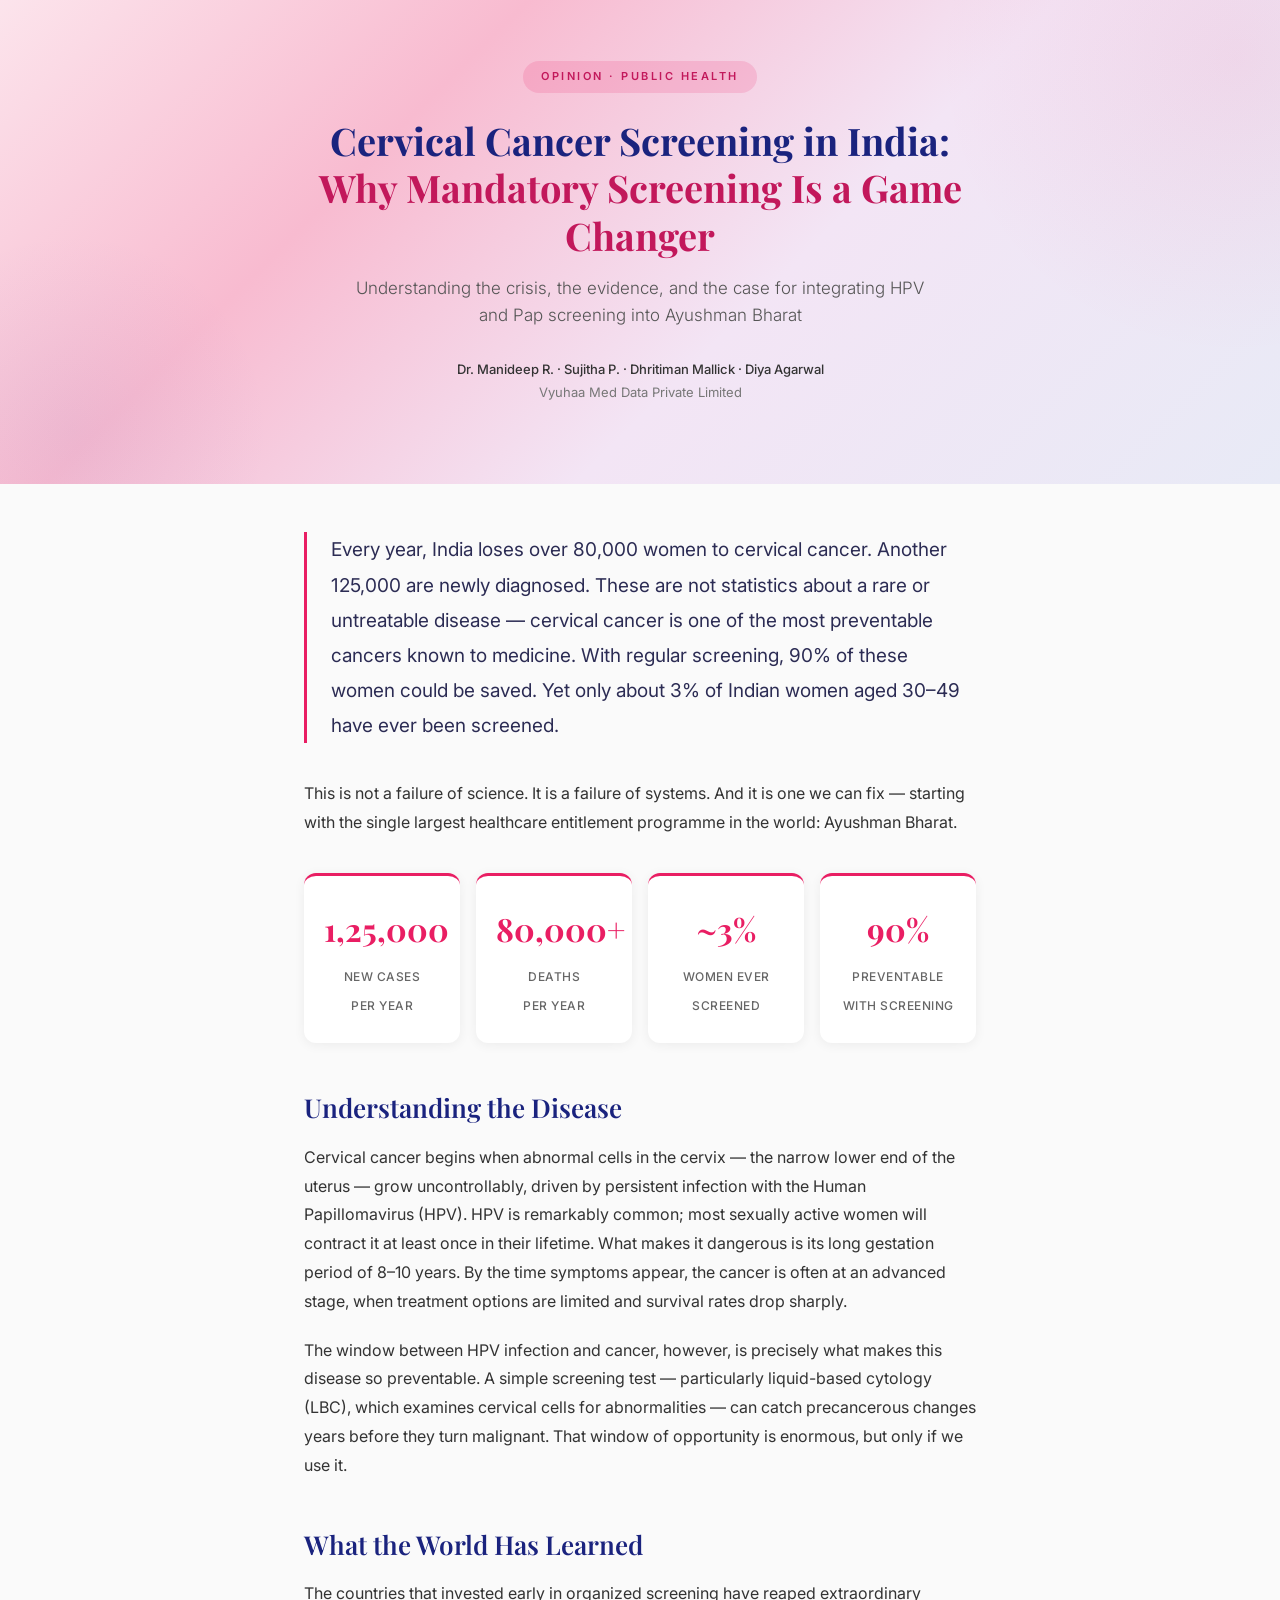
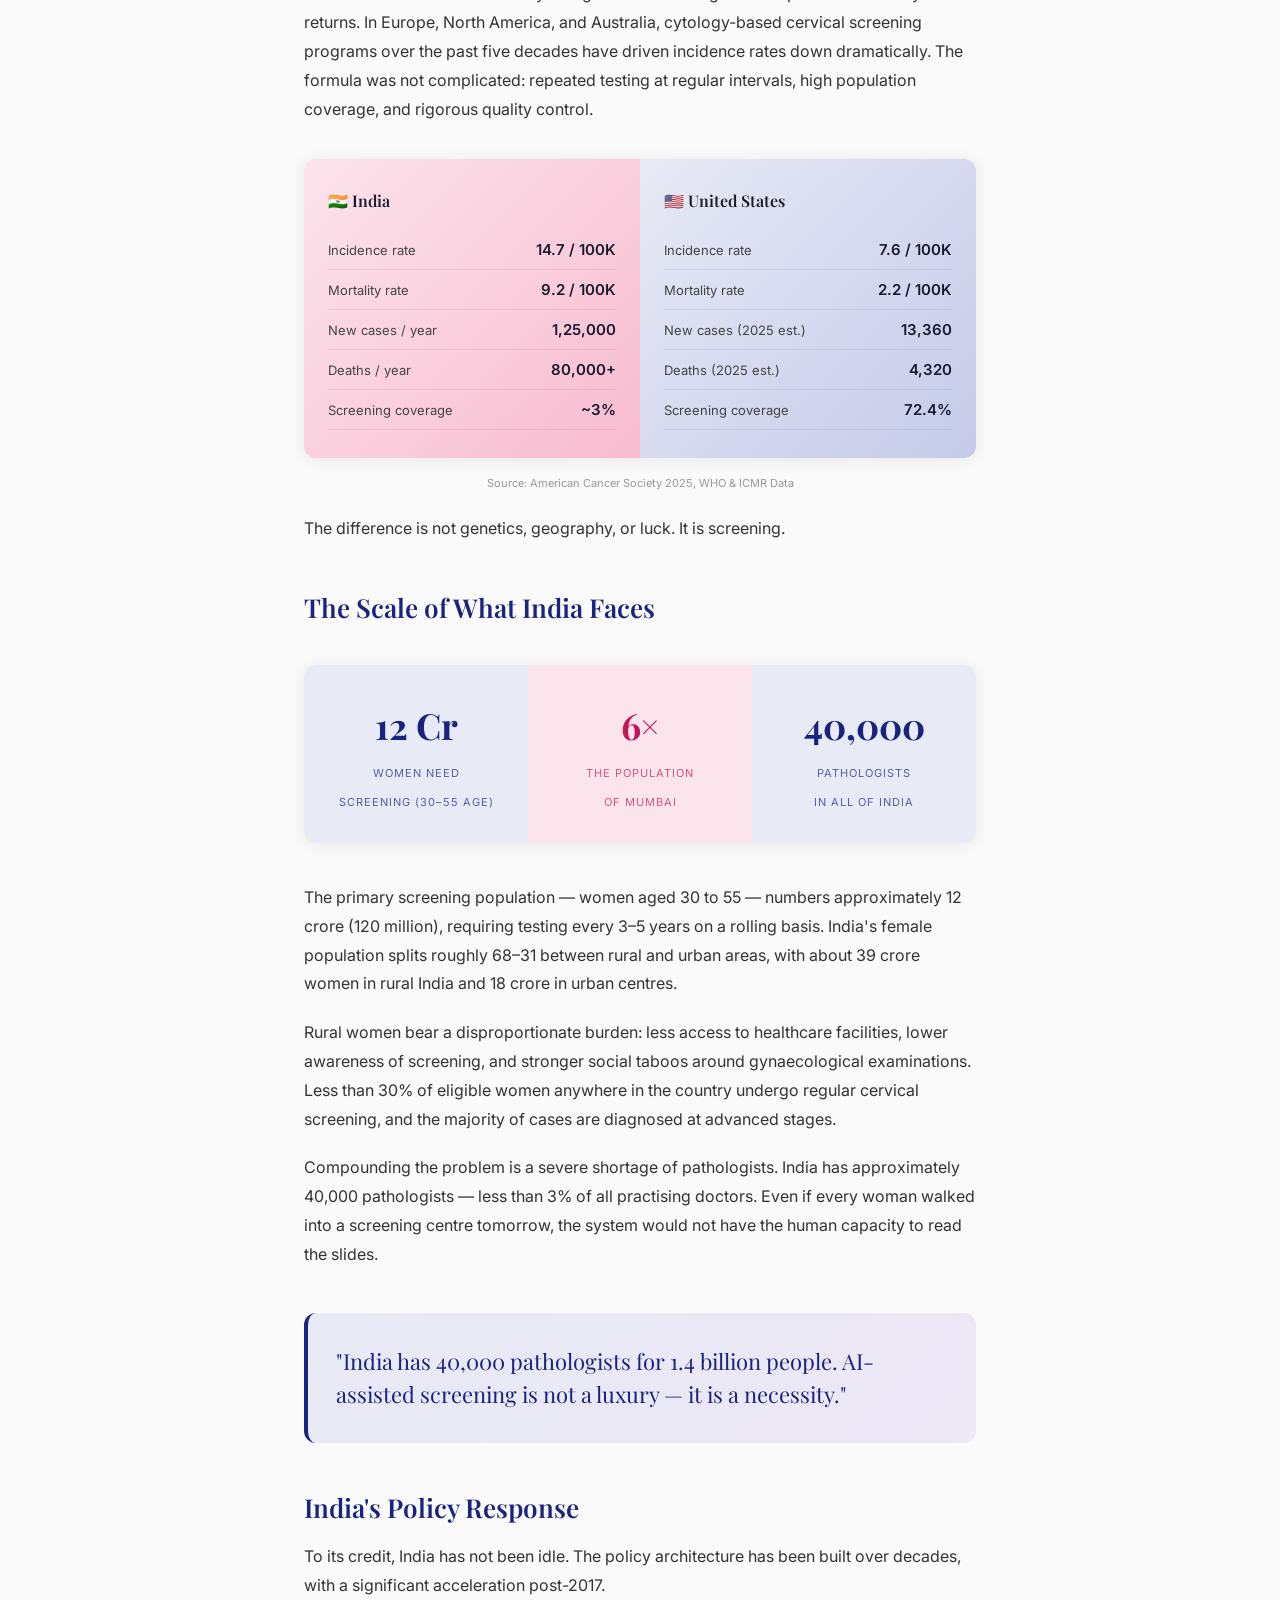
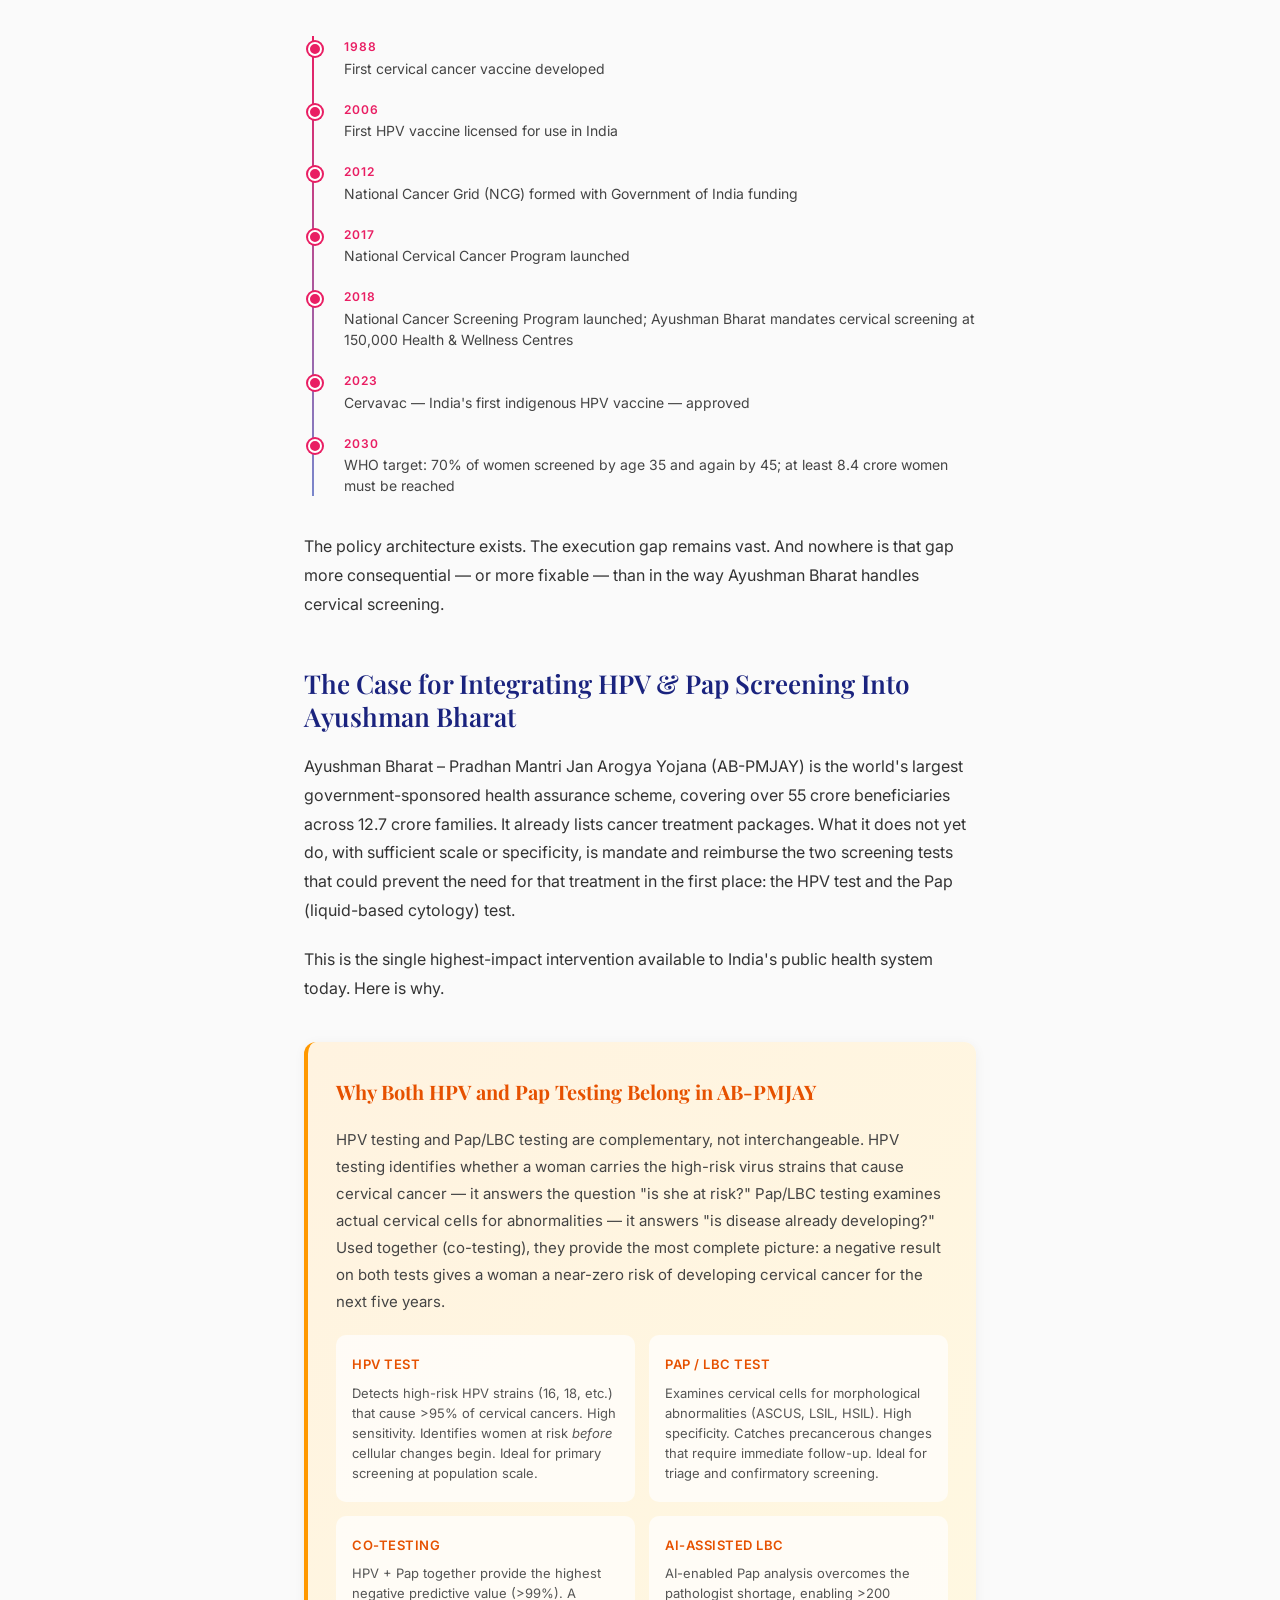
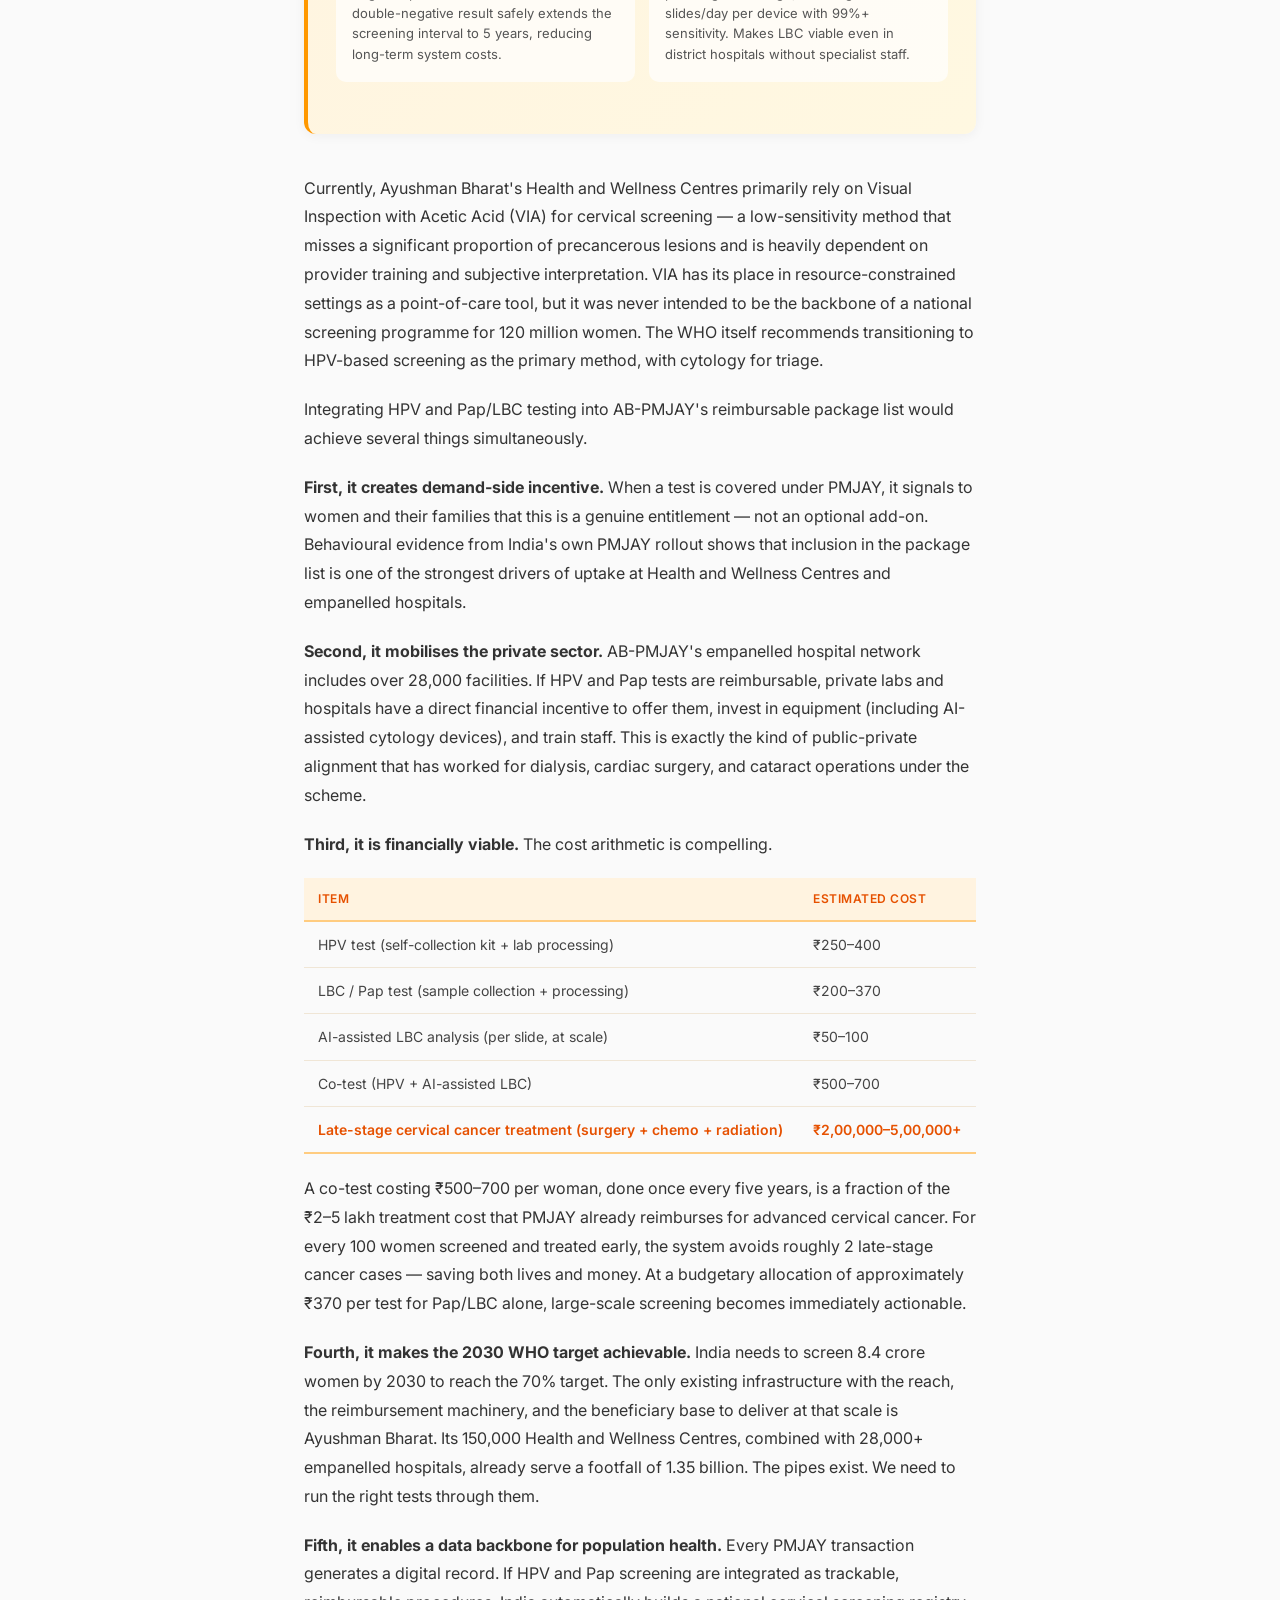
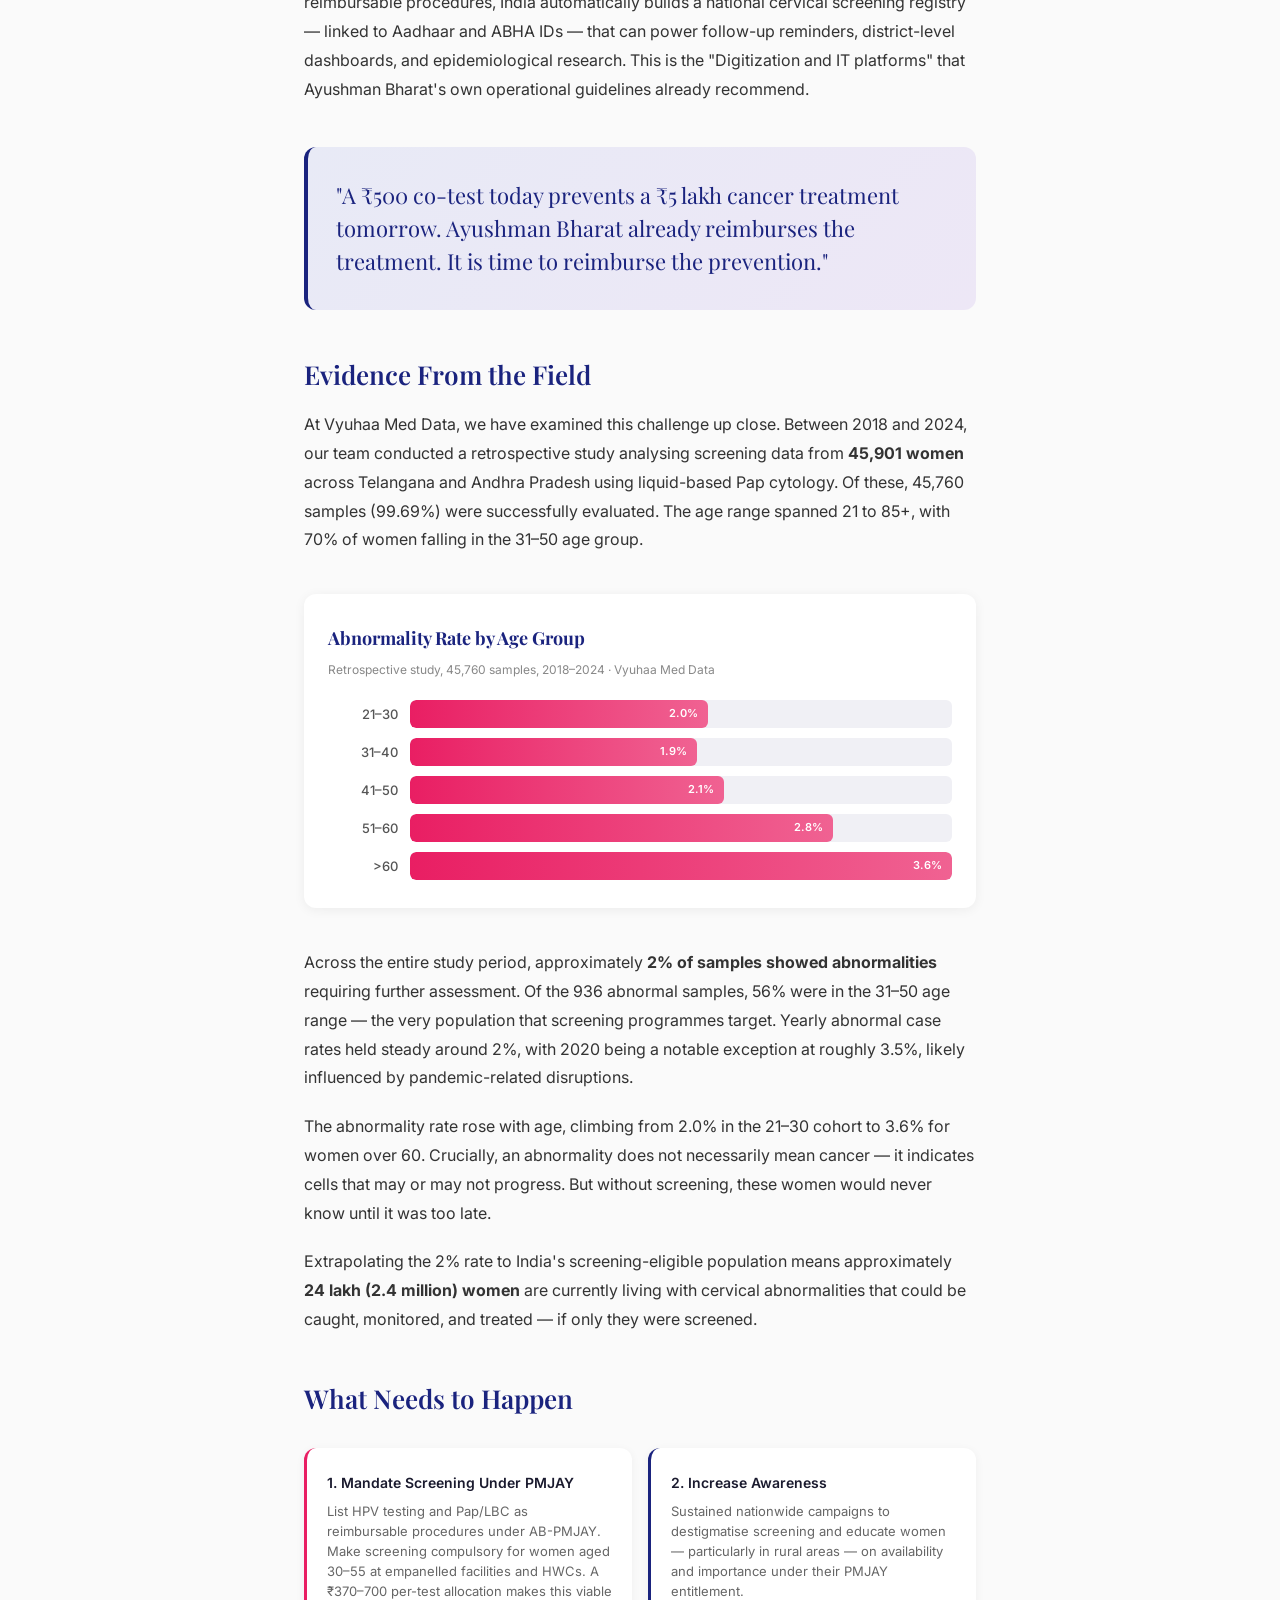
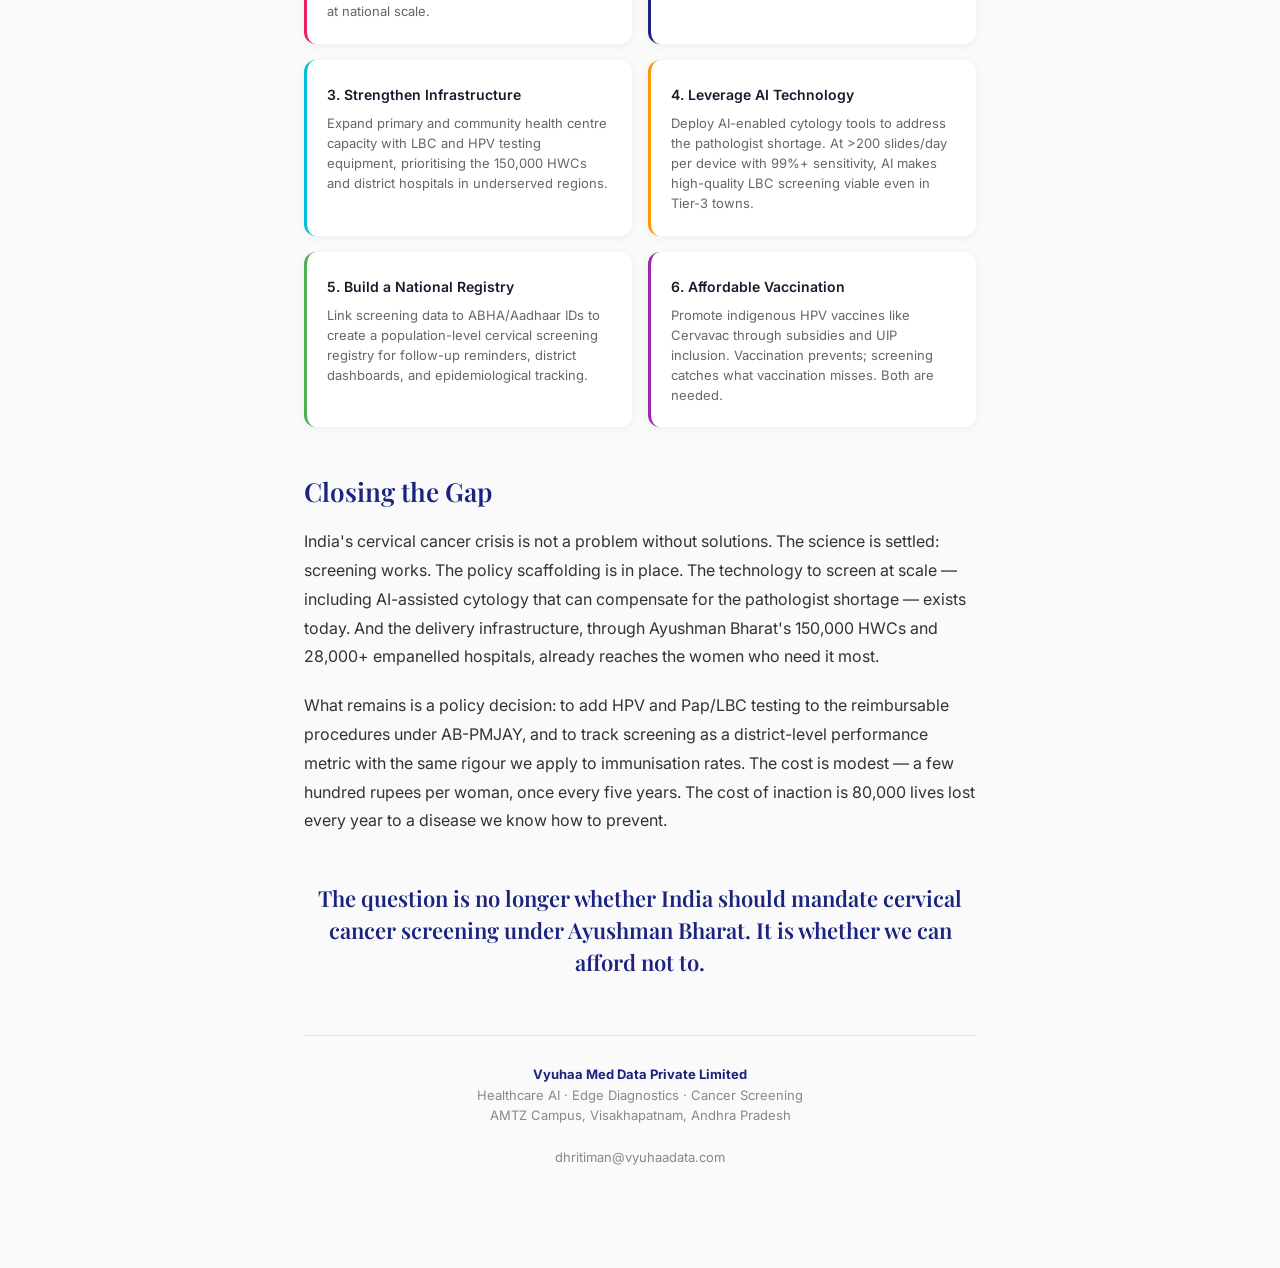
<file: public/cervical-screening-article.html>
<!DOCTYPE html>
<html lang="en">
<head>
<meta charset="UTF-8">
<meta name="viewport" content="width=device-width, initial-scale=1.0">
<style>
@import url('https://fonts.googleapis.com/css2?family=Playfair+Display:wght@400;600;700&family=Inter:wght@300;400;500;600&display=swap');

* { margin: 0; padding: 0; box-sizing: border-box; }

body {
  font-family: 'Inter', sans-serif;
  background: #fafafa;
  color: #1a1a2e;
  line-height: 1.8;
}

.hero {
  position: relative;
  width: 100%;
  min-height: 420px;
  background: linear-gradient(135deg, #fce4ec 0%, #f8bbd0 30%, #f3e5f5 60%, #e8eaf6 100%);
  display: flex;
  align-items: center;
  justify-content: center;
  overflow: hidden;
}

.hero::before {
  content: '';
  position: absolute;
  top: -50%;
  right: -20%;
  width: 600px;
  height: 600px;
  border-radius: 50%;
  background: radial-gradient(circle, rgba(233,30,99,0.08) 0%, transparent 70%);
}

.hero::after {
  content: '';
  position: absolute;
  bottom: -30%;
  left: -10%;
  width: 400px;
  height: 400px;
  border-radius: 50%;
  background: radial-gradient(circle, rgba(63,81,181,0.06) 0%, transparent 70%);
}

.hero-content {
  position: relative;
  z-index: 2;
  max-width: 780px;
  padding: 60px 32px;
  text-align: center;
}

.hero-label {
  display: inline-block;
  background: rgba(233,30,99,0.15);
  color: #c2185b;
  font-size: 11px;
  font-weight: 600;
  letter-spacing: 2.5px;
  text-transform: uppercase;
  padding: 6px 18px;
  border-radius: 20px;
  margin-bottom: 24px;
}

.hero h1 {
  font-family: 'Playfair Display', serif;
  font-size: 38px;
  font-weight: 700;
  color: #1a237e;
  line-height: 1.25;
  margin-bottom: 16px;
}

.hero h1 em {
  font-style: normal;
  color: #c2185b;
}

.hero-sub {
  font-size: 17px;
  color: #555;
  font-weight: 300;
  line-height: 1.6;
  max-width: 600px;
  margin: 0 auto 28px;
}

.hero-authors {
  font-size: 13px;
  color: #777;
  font-weight: 400;
}

.hero-authors strong {
  color: #333;
  font-weight: 500;
}

article {
  max-width: 720px;
  margin: 0 auto;
  padding: 48px 24px 80px;
}

.lead {
  font-size: 19px;
  line-height: 1.85;
  color: #2c2c54;
  font-weight: 400;
  margin-bottom: 36px;
  border-left: 3px solid #e91e63;
  padding-left: 24px;
}

h2 {
  font-family: 'Playfair Display', serif;
  font-size: 26px;
  font-weight: 600;
  color: #1a237e;
  margin: 48px 0 18px;
  line-height: 1.3;
}

p {
  font-size: 16px;
  margin-bottom: 20px;
  color: #333;
}

.stat-row {
  display: grid;
  grid-template-columns: repeat(auto-fit, minmax(150px, 1fr));
  gap: 16px;
  margin: 36px 0;
}

.stat-card {
  background: #fff;
  border-radius: 12px;
  padding: 24px 20px;
  text-align: center;
  box-shadow: 0 2px 12px rgba(0,0,0,0.06);
  border-top: 3px solid #e91e63;
}

.stat-card .num {
  font-family: 'Playfair Display', serif;
  font-size: 32px;
  font-weight: 700;
  color: #e91e63;
  display: block;
  margin-bottom: 4px;
}

.stat-card .label {
  font-size: 12px;
  color: #666;
  font-weight: 500;
  text-transform: uppercase;
  letter-spacing: 0.5px;
  line-height: 1.4;
}

.compare-box {
  display: grid;
  grid-template-columns: 1fr 1fr;
  gap: 0;
  margin: 36px 0;
  border-radius: 12px;
  overflow: hidden;
  box-shadow: 0 2px 16px rgba(0,0,0,0.08);
}

.compare-col {
  padding: 28px 24px;
}

.compare-col.india {
  background: linear-gradient(135deg, #fce4ec, #f8bbd0);
}

.compare-col.us {
  background: linear-gradient(135deg, #e8eaf6, #c5cae9);
}

.compare-col h3 {
  font-family: 'Playfair Display', serif;
  font-size: 16px;
  font-weight: 600;
  margin-bottom: 14px;
  color: #1a1a2e;
}

.compare-col .c-stat {
  display: flex;
  justify-content: space-between;
  align-items: baseline;
  padding: 6px 0;
  border-bottom: 1px solid rgba(0,0,0,0.06);
  font-size: 13px;
  color: #444;
}

.compare-col .c-stat .c-val {
  font-weight: 600;
  font-size: 15px;
  color: #1a1a2e;
}

.pullquote {
  margin: 44px 0;
  padding: 32px 28px;
  background: linear-gradient(135deg, #e8eaf6, #ede7f6);
  border-radius: 12px;
  border-left: 4px solid #1a237e;
  text-align: left;
}

.pullquote p {
  font-family: 'Playfair Display', serif;
  font-size: 22px;
  line-height: 1.5;
  color: #1a237e;
  font-weight: 400;
  margin: 0;
}

.pullquote .attr {
  font-family: 'Inter', sans-serif;
  font-size: 12px;
  color: rgba(26,35,126,0.5);
  margin-top: 12px;
  display: block;
}

.chart-section {
  margin: 40px 0;
  background: #fff;
  border-radius: 12px;
  padding: 28px 24px;
  box-shadow: 0 2px 12px rgba(0,0,0,0.06);
}

.chart-section h3 {
  font-family: 'Playfair Display', serif;
  font-size: 18px;
  color: #1a237e;
  margin-bottom: 4px;
}

.chart-section .chart-sub {
  font-size: 12px;
  color: #888;
  margin-bottom: 20px;
}

.bar-chart {
  display: flex;
  flex-direction: column;
  gap: 10px;
}

.bar-row {
  display: flex;
  align-items: center;
  gap: 12px;
}

.bar-label {
  font-size: 13px;
  font-weight: 500;
  color: #555;
  min-width: 70px;
  text-align: right;
}

.bar-track {
  flex: 1;
  height: 28px;
  background: #f0f0f5;
  border-radius: 6px;
  overflow: hidden;
  position: relative;
}

.bar-fill {
  height: 100%;
  border-radius: 6px;
  background: linear-gradient(90deg, #e91e63, #f06292);
  display: flex;
  align-items: center;
  justify-content: flex-end;
  padding-right: 10px;
  font-size: 11px;
  font-weight: 600;
  color: #fff;
  min-width: 40px;
}

.timeline {
  margin: 36px 0;
  position: relative;
  padding-left: 28px;
}

.timeline::before {
  content: '';
  position: absolute;
  left: 8px;
  top: 0;
  bottom: 0;
  width: 2px;
  background: linear-gradient(to bottom, #e91e63, #7986cb);
}

.tl-item {
  position: relative;
  margin-bottom: 20px;
  padding-left: 12px;
}

.tl-item::before {
  content: '';
  position: absolute;
  left: -24px;
  top: 6px;
  width: 10px;
  height: 10px;
  border-radius: 50%;
  background: #e91e63;
  border: 2px solid #fff;
  box-shadow: 0 0 0 2px #e91e63;
}

.tl-year {
  font-size: 12px;
  font-weight: 600;
  color: #e91e63;
  text-transform: uppercase;
  letter-spacing: 1px;
}

.tl-text {
  font-size: 14px;
  color: #444;
  line-height: 1.5;
}

/* Ayushman Bharat section */
.ab-section {
  margin: 40px 0;
  background: linear-gradient(135deg, #fff3e0, #fff8e1);
  border-radius: 12px;
  padding: 32px 28px;
  border-left: 4px solid #ff9800;
  box-shadow: 0 2px 12px rgba(0,0,0,0.05);
}

.ab-section h3 {
  font-family: 'Playfair Display', serif;
  font-size: 20px;
  color: #e65100;
  margin-bottom: 16px;
}

.ab-section p {
  font-size: 15px;
  color: #444;
  margin-bottom: 14px;
}

.ab-section p:last-child { margin-bottom: 0; }

.ab-grid {
  display: grid;
  grid-template-columns: 1fr 1fr;
  gap: 14px;
  margin: 20px 0;
}

.ab-card {
  background: rgba(255,255,255,0.7);
  border-radius: 10px;
  padding: 18px 16px;
}

.ab-card h4 {
  font-size: 13px;
  font-weight: 600;
  color: #e65100;
  margin-bottom: 6px;
  text-transform: uppercase;
  letter-spacing: 0.5px;
}

.ab-card p {
  font-size: 13px;
  color: #555;
  margin: 0;
  line-height: 1.55;
}

.cost-table {
  width: 100%;
  margin: 20px 0;
  border-collapse: collapse;
  font-size: 14px;
}

.cost-table th {
  text-align: left;
  padding: 10px 14px;
  background: #fff3e0;
  color: #e65100;
  font-weight: 600;
  font-size: 12px;
  text-transform: uppercase;
  letter-spacing: 0.5px;
  border-bottom: 2px solid #ffcc80;
}

.cost-table td {
  padding: 10px 14px;
  border-bottom: 1px solid #f0e6d6;
  color: #444;
}

.cost-table tr:last-child td {
  font-weight: 600;
  color: #e65100;
  border-bottom: 2px solid #ffcc80;
}

.rec-grid {
  display: grid;
  grid-template-columns: 1fr 1fr;
  gap: 16px;
  margin: 32px 0;
}

.rec-card {
  background: #fff;
  border-radius: 12px;
  padding: 22px 20px;
  box-shadow: 0 2px 10px rgba(0,0,0,0.05);
  border-left: 3px solid;
}

.rec-card:nth-child(1) { border-color: #e91e63; }
.rec-card:nth-child(2) { border-color: #1a237e; }
.rec-card:nth-child(3) { border-color: #00bcd4; }
.rec-card:nth-child(4) { border-color: #ff9800; }
.rec-card:nth-child(5) { border-color: #4caf50; }
.rec-card:nth-child(6) { border-color: #9c27b0; }

.rec-card h4 {
  font-size: 14px;
  font-weight: 600;
  color: #1a1a2e;
  margin-bottom: 6px;
}

.rec-card p {
  font-size: 13px;
  color: #666;
  margin: 0;
  line-height: 1.55;
}

.article-footer {
  margin-top: 56px;
  padding-top: 28px;
  border-top: 1px solid #e0e0e0;
  text-align: center;
}

.article-footer .company {
  font-size: 13px;
  color: #888;
  line-height: 1.6;
}

.article-footer .company strong {
  color: #1a237e;
}

.closing-line {
  font-family: 'Playfair Display', serif;
  font-size: 22px;
  color: #1a237e;
  text-align: center;
  margin: 48px 0 0;
  line-height: 1.45;
  font-weight: 600;
}

.info-strip {
  display: grid;
  grid-template-columns: repeat(3, 1fr);
  gap: 0;
  margin: 40px 0;
  border-radius: 12px;
  overflow: hidden;
  box-shadow: 0 2px 16px rgba(0,0,0,0.08);
}

.info-cell {
  padding: 28px 20px;
  text-align: center;
}

.info-cell:nth-child(1) { background: #e8eaf6; color: #1a237e; }
.info-cell:nth-child(2) { background: #fce4ec; color: #c2185b; }
.info-cell:nth-child(3) { background: #e8eaf6; color: #1a237e; }

.info-cell .ic-num {
  font-family: 'Playfair Display', serif;
  font-size: 36px;
  font-weight: 700;
  display: block;
}

.info-cell .ic-label {
  font-size: 11px;
  text-transform: uppercase;
  letter-spacing: 1px;
  opacity: 0.7;
  margin-top: 4px;
  line-height: 1.4;
}

@media (max-width: 600px) {
  .hero h1 { font-size: 28px; }
  .compare-box { grid-template-columns: 1fr; }
  .rec-grid { grid-template-columns: 1fr; }
  .stat-row { grid-template-columns: 1fr 1fr; }
  .info-strip { grid-template-columns: 1fr; }
  .ab-grid { grid-template-columns: 1fr; }
}
</style>
</head>
<body>

<!-- HERO -->
<div class="hero">
  <div class="hero-content">
    <span class="hero-label">Opinion &middot; Public Health</span>
    <h1>Cervical Cancer Screening in India:<br><em>Why Mandatory Screening Is a Game Changer</em></h1>
    <p class="hero-sub">Understanding the crisis, the evidence, and the case for integrating HPV and Pap screening into Ayushman Bharat</p>
    <p class="hero-authors"><strong>Dr. Manideep R. &middot; Sujitha P. &middot; Dhritiman Mallick &middot; Diya Agarwal</strong><br>Vyuhaa Med Data Private Limited</p>
  </div>
</div>

<article>

  <!-- LEAD -->
  <p class="lead">Every year, India loses over 80,000 women to cervical cancer. Another 125,000 are newly diagnosed. These are not statistics about a rare or untreatable disease — cervical cancer is one of the most preventable cancers known to medicine. With regular screening, 90% of these women could be saved. Yet only about 3% of Indian women aged 30–49 have ever been screened.</p>

  <p>This is not a failure of science. It is a failure of systems. And it is one we can fix — starting with the single largest healthcare entitlement programme in the world: Ayushman Bharat.</p>

  <!-- STAT STRIP -->
  <div class="stat-row">
    <div class="stat-card">
      <span class="num">1,25,000</span>
      <span class="label">New cases<br>per year</span>
    </div>
    <div class="stat-card">
      <span class="num">80,000+</span>
      <span class="label">Deaths<br>per year</span>
    </div>
    <div class="stat-card">
      <span class="num">~3%</span>
      <span class="label">Women ever<br>screened</span>
    </div>
    <div class="stat-card">
      <span class="num">90%</span>
      <span class="label">Preventable<br>with screening</span>
    </div>
  </div>

  <!-- SECTION: UNDERSTANDING -->
  <h2>Understanding the Disease</h2>
  <p>Cervical cancer begins when abnormal cells in the cervix — the narrow lower end of the uterus — grow uncontrollably, driven by persistent infection with the Human Papillomavirus (HPV). HPV is remarkably common; most sexually active women will contract it at least once in their lifetime. What makes it dangerous is its long gestation period of 8–10 years. By the time symptoms appear, the cancer is often at an advanced stage, when treatment options are limited and survival rates drop sharply.</p>
  <p>The window between HPV infection and cancer, however, is precisely what makes this disease so preventable. A simple screening test — particularly liquid-based cytology (LBC), which examines cervical cells for abnormalities — can catch precancerous changes years before they turn malignant. That window of opportunity is enormous, but only if we use it.</p>

  <!-- SECTION: GLOBAL EVIDENCE -->
  <h2>What the World Has Learned</h2>
  <p>The countries that invested early in organized screening have reaped extraordinary returns. In Europe, North America, and Australia, cytology-based cervical screening programs over the past five decades have driven incidence rates down dramatically. The formula was not complicated: repeated testing at regular intervals, high population coverage, and rigorous quality control.</p>

  <div class="compare-box">
    <div class="compare-col india">
      <h3>🇮🇳 India</h3>
      <div class="c-stat"><span>Incidence rate</span><span class="c-val">14.7 / 100K</span></div>
      <div class="c-stat"><span>Mortality rate</span><span class="c-val">9.2 / 100K</span></div>
      <div class="c-stat"><span>New cases / year</span><span class="c-val">1,25,000</span></div>
      <div class="c-stat"><span>Deaths / year</span><span class="c-val">80,000+</span></div>
      <div class="c-stat"><span>Screening coverage</span><span class="c-val">~3%</span></div>
    </div>
    <div class="compare-col us">
      <h3>🇺🇸 United States</h3>
      <div class="c-stat"><span>Incidence rate</span><span class="c-val">7.6 / 100K</span></div>
      <div class="c-stat"><span>Mortality rate</span><span class="c-val">2.2 / 100K</span></div>
      <div class="c-stat"><span>New cases (2025 est.)</span><span class="c-val">13,360</span></div>
      <div class="c-stat"><span>Deaths (2025 est.)</span><span class="c-val">4,320</span></div>
      <div class="c-stat"><span>Screening coverage</span><span class="c-val">72.4%</span></div>
    </div>
  </div>
  <p style="font-size:11px;color:#999;text-align:center;margin-top:-20px;">Source: American Cancer Society 2025, WHO &amp; ICMR Data</p>

  <p>The difference is not genetics, geography, or luck. It is screening.</p>

  <!-- SECTION: SCALE -->
  <h2>The Scale of What India Faces</h2>

  <div class="info-strip">
    <div class="info-cell">
      <span class="ic-num">12 Cr</span>
      <span class="ic-label">Women need<br>screening (30–55 age)</span>
    </div>
    <div class="info-cell">
      <span class="ic-num">6×</span>
      <span class="ic-label">The population<br>of Mumbai</span>
    </div>
    <div class="info-cell">
      <span class="ic-num">40,000</span>
      <span class="ic-label">Pathologists<br>in all of India</span>
    </div>
  </div>

  <p>The primary screening population — women aged 30 to 55 — numbers approximately 12 crore (120 million), requiring testing every 3–5 years on a rolling basis. India's female population splits roughly 68–31 between rural and urban areas, with about 39 crore women in rural India and 18 crore in urban centres.</p>
  <p>Rural women bear a disproportionate burden: less access to healthcare facilities, lower awareness of screening, and stronger social taboos around gynaecological examinations. Less than 30% of eligible women anywhere in the country undergo regular cervical screening, and the majority of cases are diagnosed at advanced stages.</p>
  <p>Compounding the problem is a severe shortage of pathologists. India has approximately 40,000 pathologists — less than 3% of all practising doctors. Even if every woman walked into a screening centre tomorrow, the system would not have the human capacity to read the slides.</p>

  <!-- PULLQUOTE -->
  <div class="pullquote">
    <p>"India has 40,000 pathologists for 1.4 billion people. AI-assisted screening is not a luxury — it is a necessity."</p>
  </div>

  <!-- SECTION: POLICY -->
  <h2>India's Policy Response</h2>
  <p>To its credit, India has not been idle. The policy architecture has been built over decades, with a significant acceleration post-2017.</p>

  <div class="timeline">
    <div class="tl-item">
      <div class="tl-year">1988</div>
      <div class="tl-text">First cervical cancer vaccine developed</div>
    </div>
    <div class="tl-item">
      <div class="tl-year">2006</div>
      <div class="tl-text">First HPV vaccine licensed for use in India</div>
    </div>
    <div class="tl-item">
      <div class="tl-year">2012</div>
      <div class="tl-text">National Cancer Grid (NCG) formed with Government of India funding</div>
    </div>
    <div class="tl-item">
      <div class="tl-year">2017</div>
      <div class="tl-text">National Cervical Cancer Program launched</div>
    </div>
    <div class="tl-item">
      <div class="tl-year">2018</div>
      <div class="tl-text">National Cancer Screening Program launched; Ayushman Bharat mandates cervical screening at 150,000 Health &amp; Wellness Centres</div>
    </div>
    <div class="tl-item">
      <div class="tl-year">2023</div>
      <div class="tl-text">Cervavac — India's first indigenous HPV vaccine — approved</div>
    </div>
    <div class="tl-item">
      <div class="tl-year">2030</div>
      <div class="tl-text">WHO target: 70% of women screened by age 35 and again by 45; at least 8.4 crore women must be reached</div>
    </div>
  </div>

  <p>The policy architecture exists. The execution gap remains vast. And nowhere is that gap more consequential — or more fixable — than in the way Ayushman Bharat handles cervical screening.</p>

  <!-- SECTION: AYUSHMAN BHARAT CASE -->
  <h2>The Case for Integrating HPV &amp; Pap Screening Into Ayushman Bharat</h2>

  <p>Ayushman Bharat – Pradhan Mantri Jan Arogya Yojana (AB-PMJAY) is the world's largest government-sponsored health assurance scheme, covering over 55 crore beneficiaries across 12.7 crore families. It already lists cancer treatment packages. What it does not yet do, with sufficient scale or specificity, is mandate and reimburse the two screening tests that could prevent the need for that treatment in the first place: the HPV test and the Pap (liquid-based cytology) test.</p>
  <p>This is the single highest-impact intervention available to India's public health system today. Here is why.</p>

  <div class="ab-section">
    <h3>Why Both HPV and Pap Testing Belong in AB-PMJAY</h3>
    <p>HPV testing and Pap/LBC testing are complementary, not interchangeable. HPV testing identifies whether a woman carries the high-risk virus strains that cause cervical cancer — it answers the question "is she at risk?" Pap/LBC testing examines actual cervical cells for abnormalities — it answers "is disease already developing?" Used together (co-testing), they provide the most complete picture: a negative result on both tests gives a woman a near-zero risk of developing cervical cancer for the next five years.</p>

    <div class="ab-grid">
      <div class="ab-card">
        <h4>HPV Test</h4>
        <p>Detects high-risk HPV strains (16, 18, etc.) that cause &gt;95% of cervical cancers. High sensitivity. Identifies women at risk <em>before</em> cellular changes begin. Ideal for primary screening at population scale.</p>
      </div>
      <div class="ab-card">
        <h4>Pap / LBC Test</h4>
        <p>Examines cervical cells for morphological abnormalities (ASCUS, LSIL, HSIL). High specificity. Catches precancerous changes that require immediate follow-up. Ideal for triage and confirmatory screening.</p>
      </div>
      <div class="ab-card">
        <h4>Co-Testing</h4>
        <p>HPV + Pap together provide the highest negative predictive value (&gt;99%). A double-negative result safely extends the screening interval to 5 years, reducing long-term system costs.</p>
      </div>
      <div class="ab-card">
        <h4>AI-Assisted LBC</h4>
        <p>AI-enabled Pap analysis overcomes the pathologist shortage, enabling &gt;200 slides/day per device with 99%+ sensitivity. Makes LBC viable even in district hospitals without specialist staff.</p>
      </div>
    </div>
  </div>

  <p>Currently, Ayushman Bharat's Health and Wellness Centres primarily rely on Visual Inspection with Acetic Acid (VIA) for cervical screening — a low-sensitivity method that misses a significant proportion of precancerous lesions and is heavily dependent on provider training and subjective interpretation. VIA has its place in resource-constrained settings as a point-of-care tool, but it was never intended to be the backbone of a national screening programme for 120 million women. The WHO itself recommends transitioning to HPV-based screening as the primary method, with cytology for triage.</p>

  <p>Integrating HPV and Pap/LBC testing into AB-PMJAY's reimbursable package list would achieve several things simultaneously.</p>

  <p><strong>First, it creates demand-side incentive.</strong> When a test is covered under PMJAY, it signals to women and their families that this is a genuine entitlement — not an optional add-on. Behavioural evidence from India's own PMJAY rollout shows that inclusion in the package list is one of the strongest drivers of uptake at Health and Wellness Centres and empanelled hospitals.</p>

  <p><strong>Second, it mobilises the private sector.</strong> AB-PMJAY's empanelled hospital network includes over 28,000 facilities. If HPV and Pap tests are reimbursable, private labs and hospitals have a direct financial incentive to offer them, invest in equipment (including AI-assisted cytology devices), and train staff. This is exactly the kind of public-private alignment that has worked for dialysis, cardiac surgery, and cataract operations under the scheme.</p>

  <p><strong>Third, it is financially viable.</strong> The cost arithmetic is compelling.</p>

  <table class="cost-table">
    <tr><th>Item</th><th>Estimated Cost</th></tr>
    <tr><td>HPV test (self-collection kit + lab processing)</td><td>₹250–400</td></tr>
    <tr><td>LBC / Pap test (sample collection + processing)</td><td>₹200–370</td></tr>
    <tr><td>AI-assisted LBC analysis (per slide, at scale)</td><td>₹50–100</td></tr>
    <tr><td>Co-test (HPV + AI-assisted LBC)</td><td>₹500–700</td></tr>
    <tr><td>Late-stage cervical cancer treatment (surgery + chemo + radiation)</td><td>₹2,00,000–5,00,000+</td></tr>
  </table>

  <p>A co-test costing ₹500–700 per woman, done once every five years, is a fraction of the ₹2–5 lakh treatment cost that PMJAY already reimburses for advanced cervical cancer. For every 100 women screened and treated early, the system avoids roughly 2 late-stage cancer cases — saving both lives and money. At a budgetary allocation of approximately ₹370 per test for Pap/LBC alone, large-scale screening becomes immediately actionable.</p>

  <p><strong>Fourth, it makes the 2030 WHO target achievable.</strong> India needs to screen 8.4 crore women by 2030 to reach the 70% target. The only existing infrastructure with the reach, the reimbursement machinery, and the beneficiary base to deliver at that scale is Ayushman Bharat. Its 150,000 Health and Wellness Centres, combined with 28,000+ empanelled hospitals, already serve a footfall of 1.35 billion. The pipes exist. We need to run the right tests through them.</p>

  <p><strong>Fifth, it enables a data backbone for population health.</strong> Every PMJAY transaction generates a digital record. If HPV and Pap screening are integrated as trackable, reimbursable procedures, India automatically builds a national cervical screening registry — linked to Aadhaar and ABHA IDs — that can power follow-up reminders, district-level dashboards, and epidemiological research. This is the "Digitization and IT platforms" that Ayushman Bharat's own operational guidelines already recommend.</p>

  <div class="pullquote">
    <p>"A ₹500 co-test today prevents a ₹5 lakh cancer treatment tomorrow. Ayushman Bharat already reimburses the treatment. It is time to reimburse the prevention."</p>
  </div>

  <!-- SECTION: STUDY -->
  <h2>Evidence From the Field</h2>
  <p>At Vyuhaa Med Data, we have examined this challenge up close. Between 2018 and 2024, our team conducted a retrospective study analysing screening data from <strong>45,901 women</strong> across Telangana and Andhra Pradesh using liquid-based Pap cytology. Of these, 45,760 samples (99.69%) were successfully evaluated. The age range spanned 21 to 85+, with 70% of women falling in the 31–50 age group.</p>

  <div class="chart-section">
    <h3>Abnormality Rate by Age Group</h3>
    <p class="chart-sub">Retrospective study, 45,760 samples, 2018–2024 &middot; Vyuhaa Med Data</p>
    <div class="bar-chart">
      <div class="bar-row">
        <span class="bar-label">21–30</span>
        <div class="bar-track"><div class="bar-fill" style="width:55%">2.0%</div></div>
      </div>
      <div class="bar-row">
        <span class="bar-label">31–40</span>
        <div class="bar-track"><div class="bar-fill" style="width:53%">1.9%</div></div>
      </div>
      <div class="bar-row">
        <span class="bar-label">41–50</span>
        <div class="bar-track"><div class="bar-fill" style="width:58%">2.1%</div></div>
      </div>
      <div class="bar-row">
        <span class="bar-label">51–60</span>
        <div class="bar-track"><div class="bar-fill" style="width:78%">2.8%</div></div>
      </div>
      <div class="bar-row">
        <span class="bar-label">&gt;60</span>
        <div class="bar-track"><div class="bar-fill" style="width:100%">3.6%</div></div>
      </div>
    </div>
  </div>

  <p>Across the entire study period, approximately <strong>2% of samples showed abnormalities</strong> requiring further assessment. Of the 936 abnormal samples, 56% were in the 31–50 age range — the very population that screening programmes target. Yearly abnormal case rates held steady around 2%, with 2020 being a notable exception at roughly 3.5%, likely influenced by pandemic-related disruptions.</p>
  <p>The abnormality rate rose with age, climbing from 2.0% in the 21–30 cohort to 3.6% for women over 60. Crucially, an abnormality does not necessarily mean cancer — it indicates cells that may or may not progress. But without screening, these women would never know until it was too late.</p>
  <p>Extrapolating the 2% rate to India's screening-eligible population means approximately <strong>24 lakh (2.4 million) women</strong> are currently living with cervical abnormalities that could be caught, monitored, and treated — if only they were screened.</p>

  <!-- SECTION: RECOMMENDATIONS -->
  <h2>What Needs to Happen</h2>

  <div class="rec-grid">
    <div class="rec-card">
      <h4>1. Mandate Screening Under PMJAY</h4>
      <p>List HPV testing and Pap/LBC as reimbursable procedures under AB-PMJAY. Make screening compulsory for women aged 30–55 at empanelled facilities and HWCs. A ₹370–700 per-test allocation makes this viable at national scale.</p>
    </div>
    <div class="rec-card">
      <h4>2. Increase Awareness</h4>
      <p>Sustained nationwide campaigns to destigmatise screening and educate women — particularly in rural areas — on availability and importance under their PMJAY entitlement.</p>
    </div>
    <div class="rec-card">
      <h4>3. Strengthen Infrastructure</h4>
      <p>Expand primary and community health centre capacity with LBC and HPV testing equipment, prioritising the 150,000 HWCs and district hospitals in underserved regions.</p>
    </div>
    <div class="rec-card">
      <h4>4. Leverage AI Technology</h4>
      <p>Deploy AI-enabled cytology tools to address the pathologist shortage. At &gt;200 slides/day per device with 99%+ sensitivity, AI makes high-quality LBC screening viable even in Tier-3 towns.</p>
    </div>
    <div class="rec-card">
      <h4>5. Build a National Registry</h4>
      <p>Link screening data to ABHA/Aadhaar IDs to create a population-level cervical screening registry for follow-up reminders, district dashboards, and epidemiological tracking.</p>
    </div>
    <div class="rec-card">
      <h4>6. Affordable Vaccination</h4>
      <p>Promote indigenous HPV vaccines like Cervavac through subsidies and UIP inclusion. Vaccination prevents; screening catches what vaccination misses. Both are needed.</p>
    </div>
  </div>

  <!-- CLOSING -->
  <h2>Closing the Gap</h2>
  <p>India's cervical cancer crisis is not a problem without solutions. The science is settled: screening works. The policy scaffolding is in place. The technology to screen at scale — including AI-assisted cytology that can compensate for the pathologist shortage — exists today. And the delivery infrastructure, through Ayushman Bharat's 150,000 HWCs and 28,000+ empanelled hospitals, already reaches the women who need it most.</p>
  <p>What remains is a policy decision: to add HPV and Pap/LBC testing to the reimbursable procedures under AB-PMJAY, and to track screening as a district-level performance metric with the same rigour we apply to immunisation rates. The cost is modest — a few hundred rupees per woman, once every five years. The cost of inaction is 80,000 lives lost every year to a disease we know how to prevent.</p>

  <p class="closing-line">The question is no longer whether India should mandate cervical cancer screening under Ayushman Bharat. It is whether we can afford not to.</p>

  <!-- FOOTER -->
  <div class="article-footer">
    <p class="company"><strong>Vyuhaa Med Data Private Limited</strong><br>Healthcare AI &middot; Edge Diagnostics &middot; Cancer Screening<br>AMTZ Campus, Visakhapatnam, Andhra Pradesh<br><br>dhritiman@vyuhaadata.com</p>
  </div>

</article>
</body>
</html>
</file>
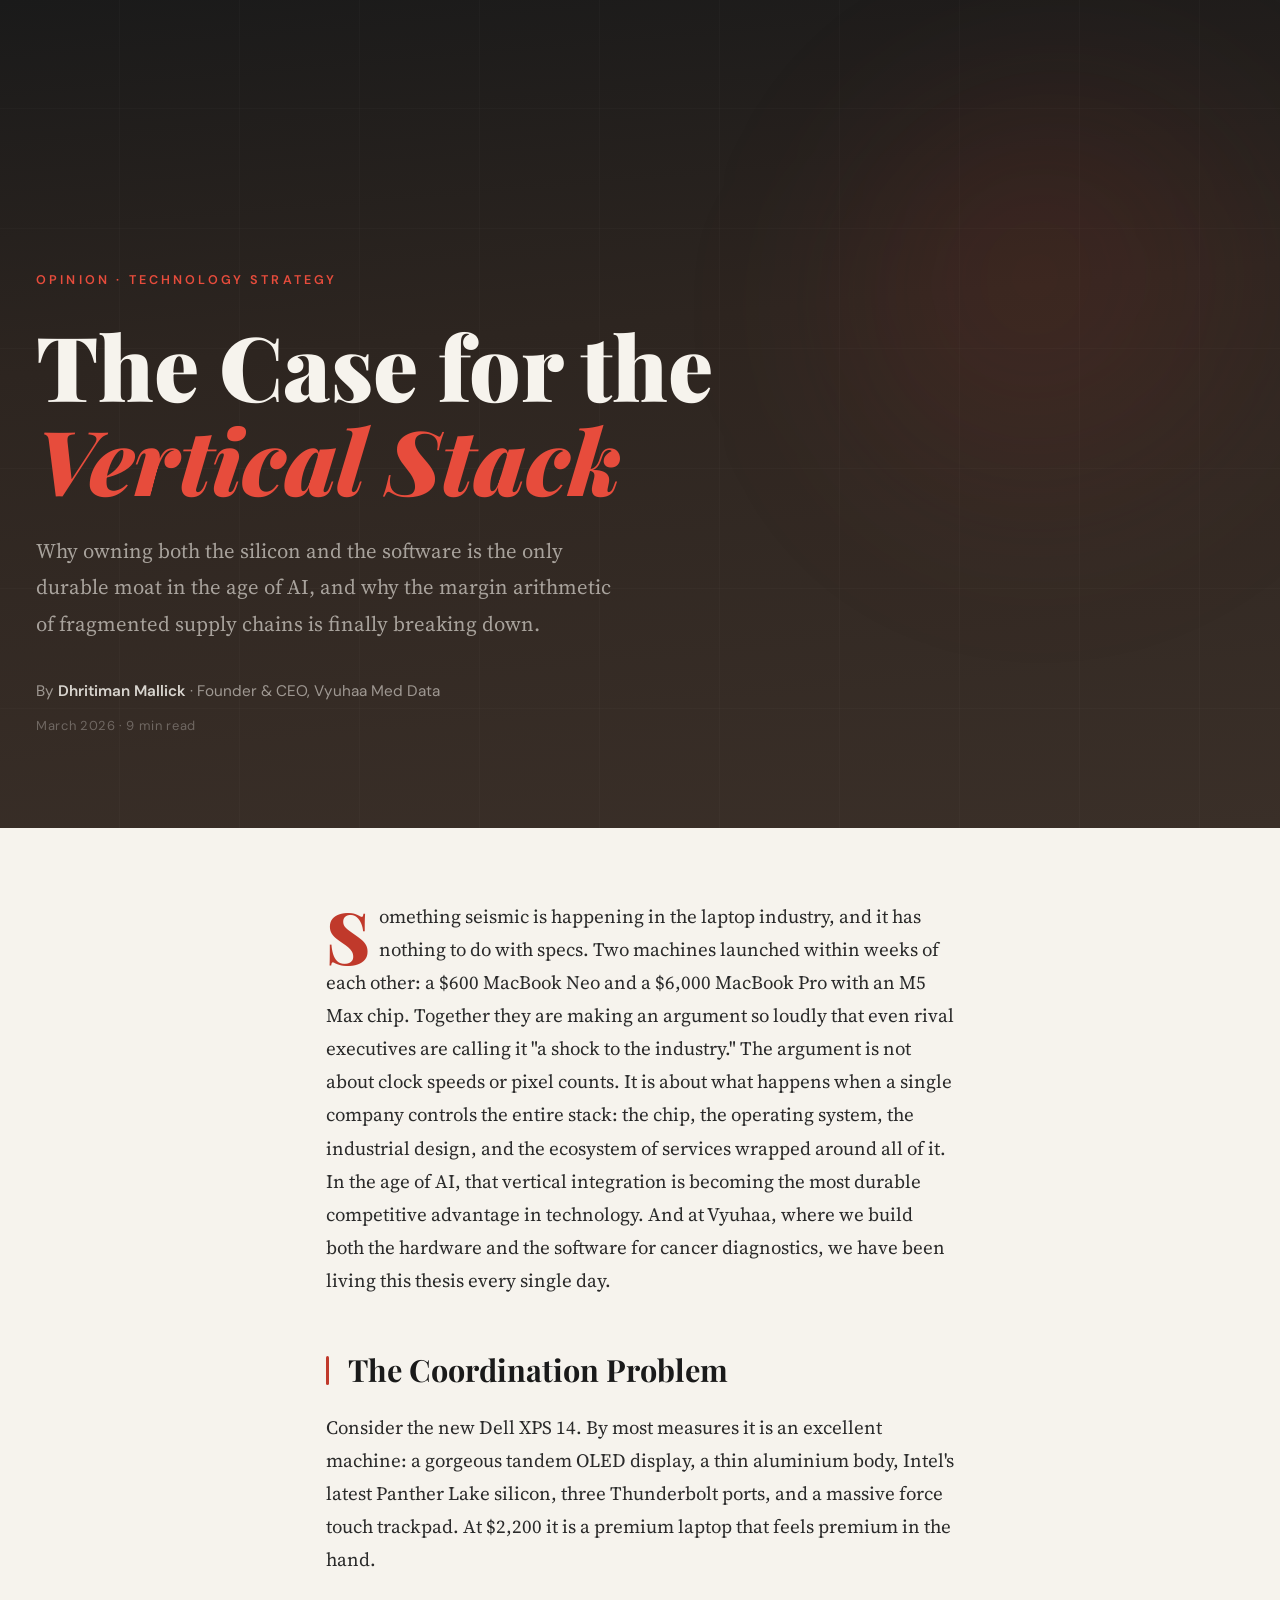
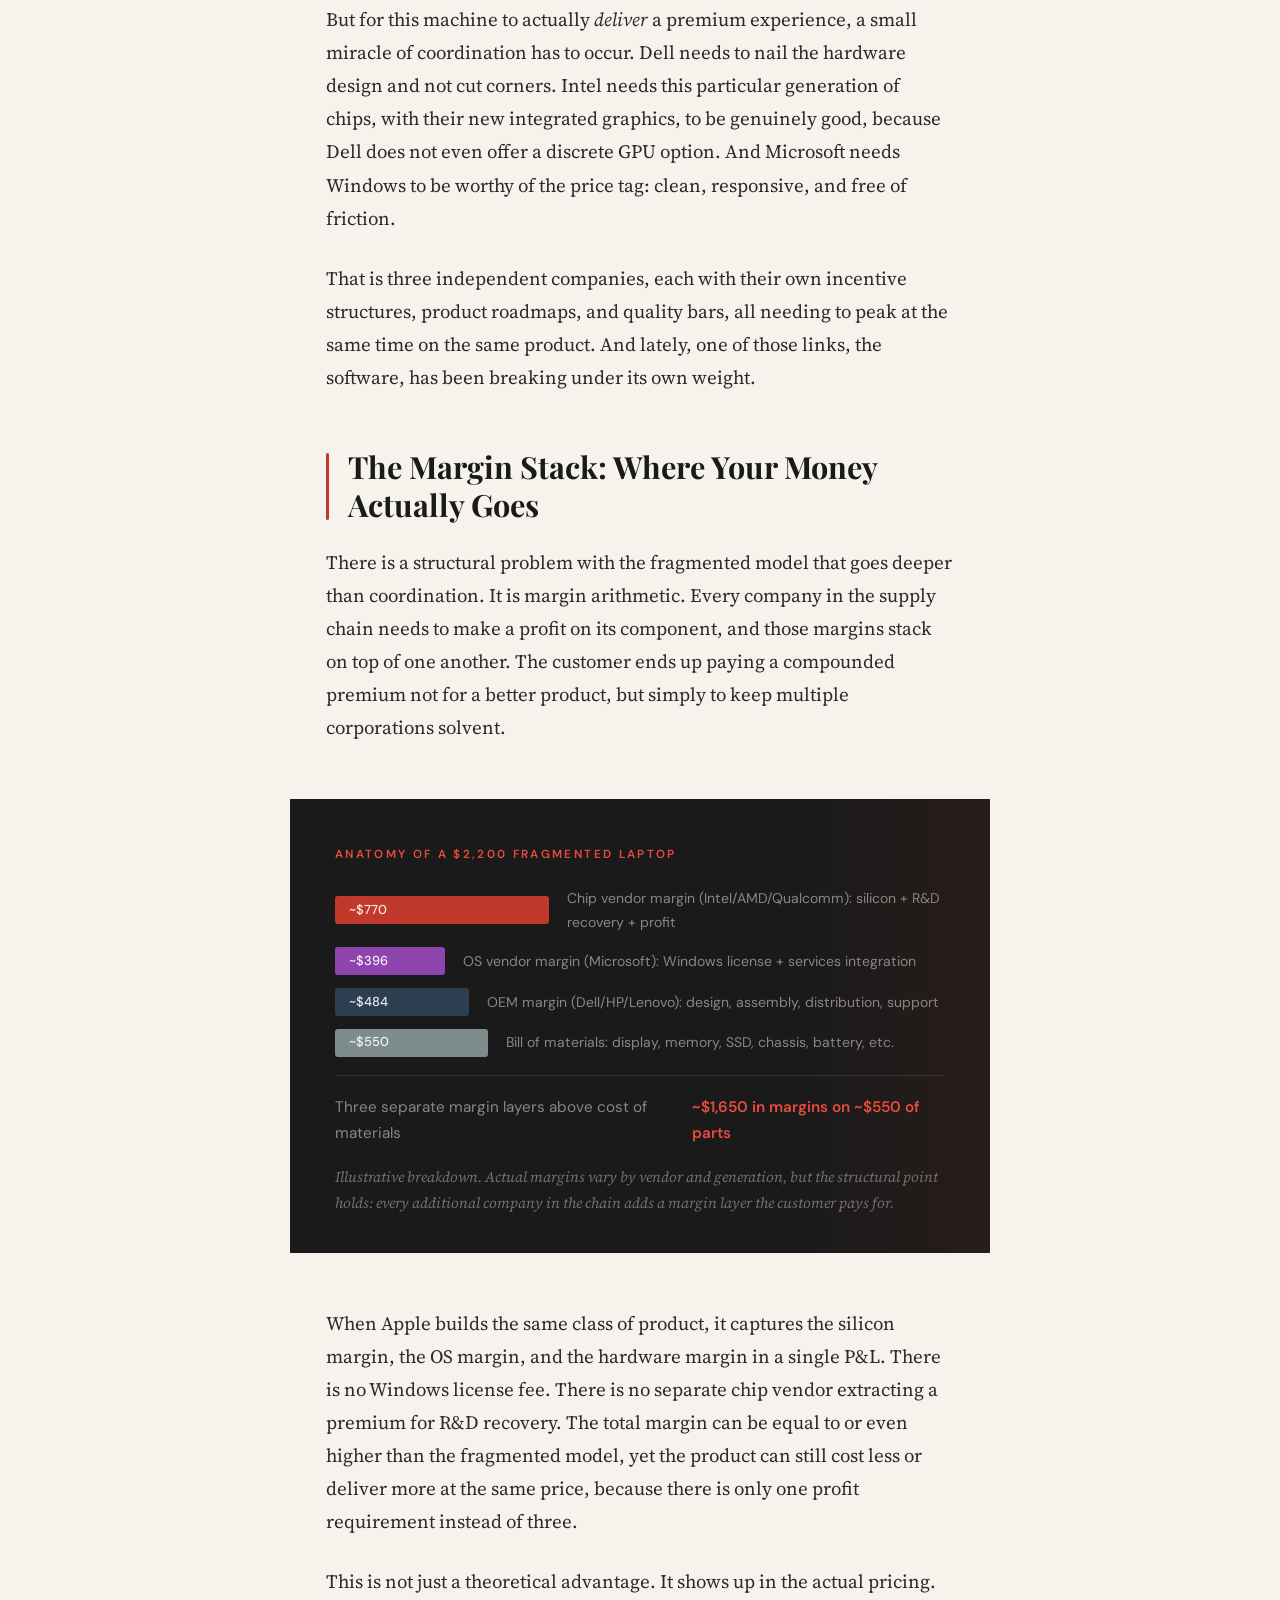
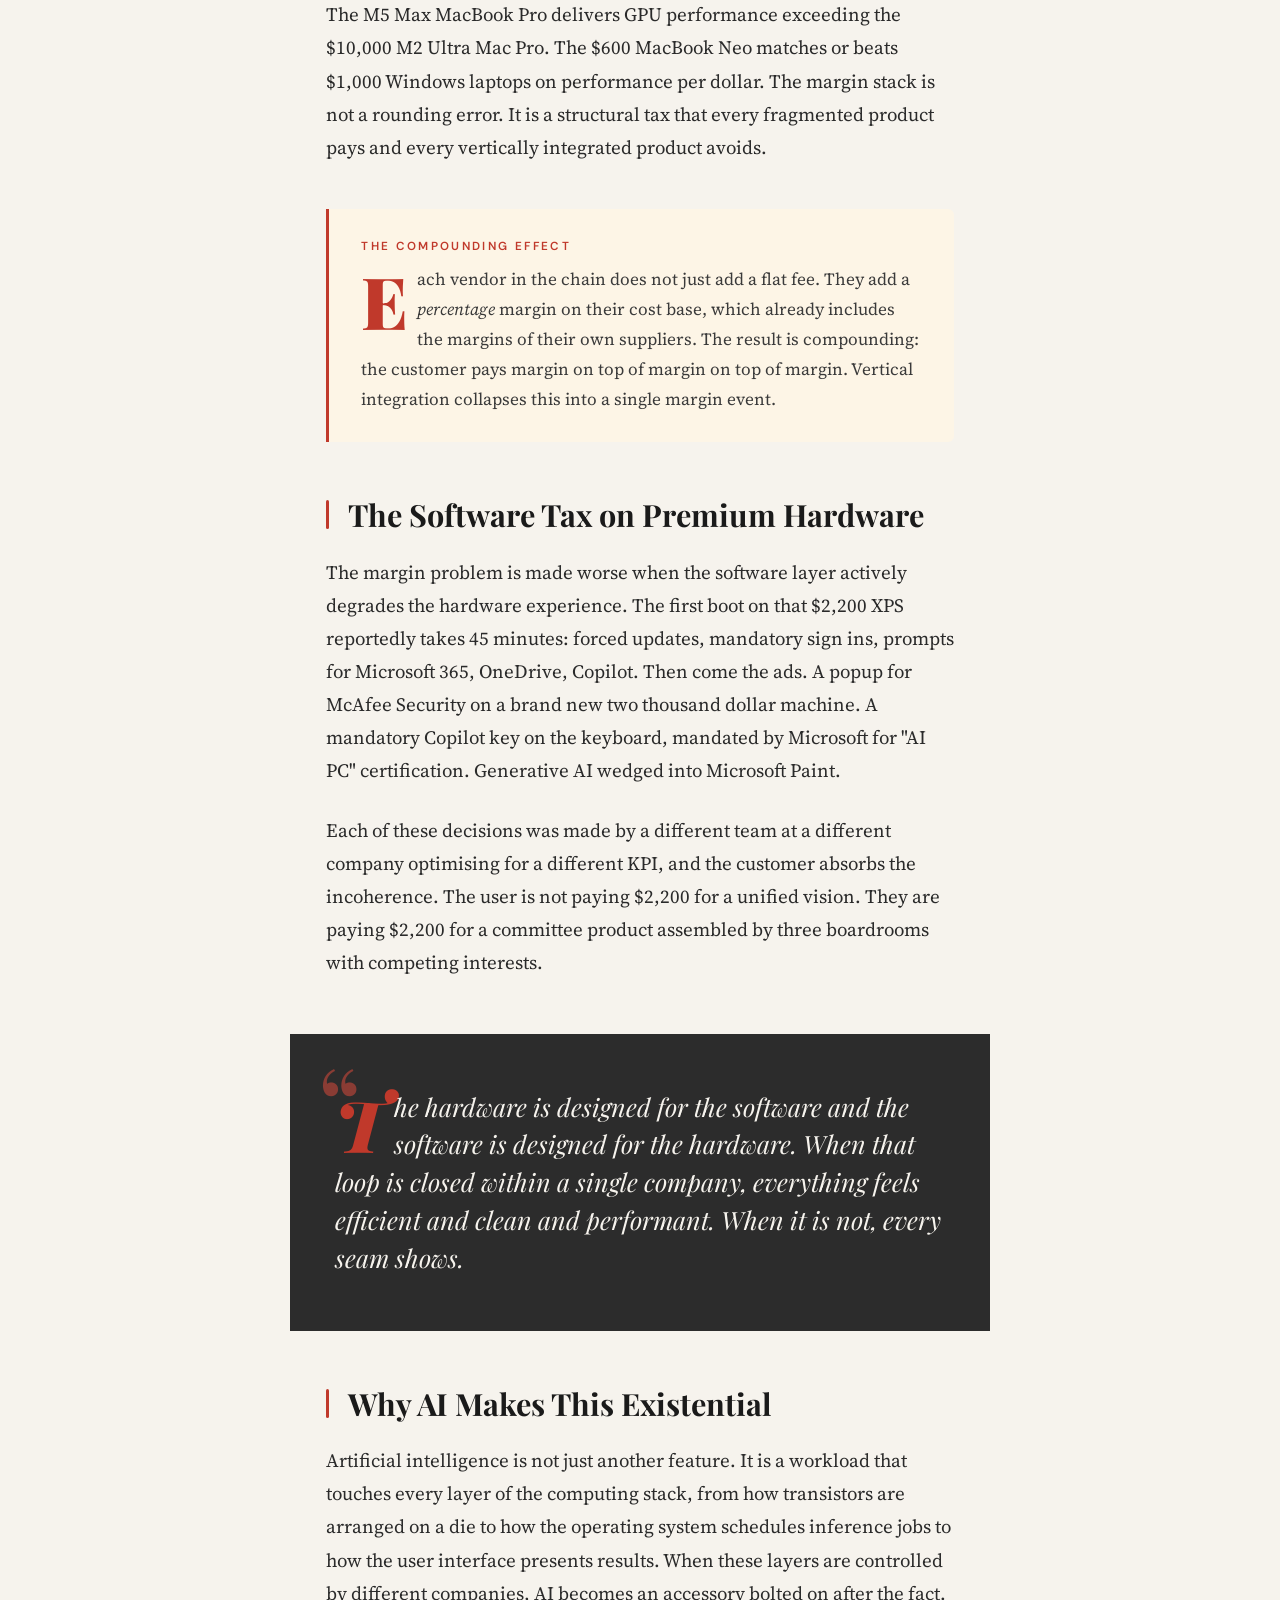
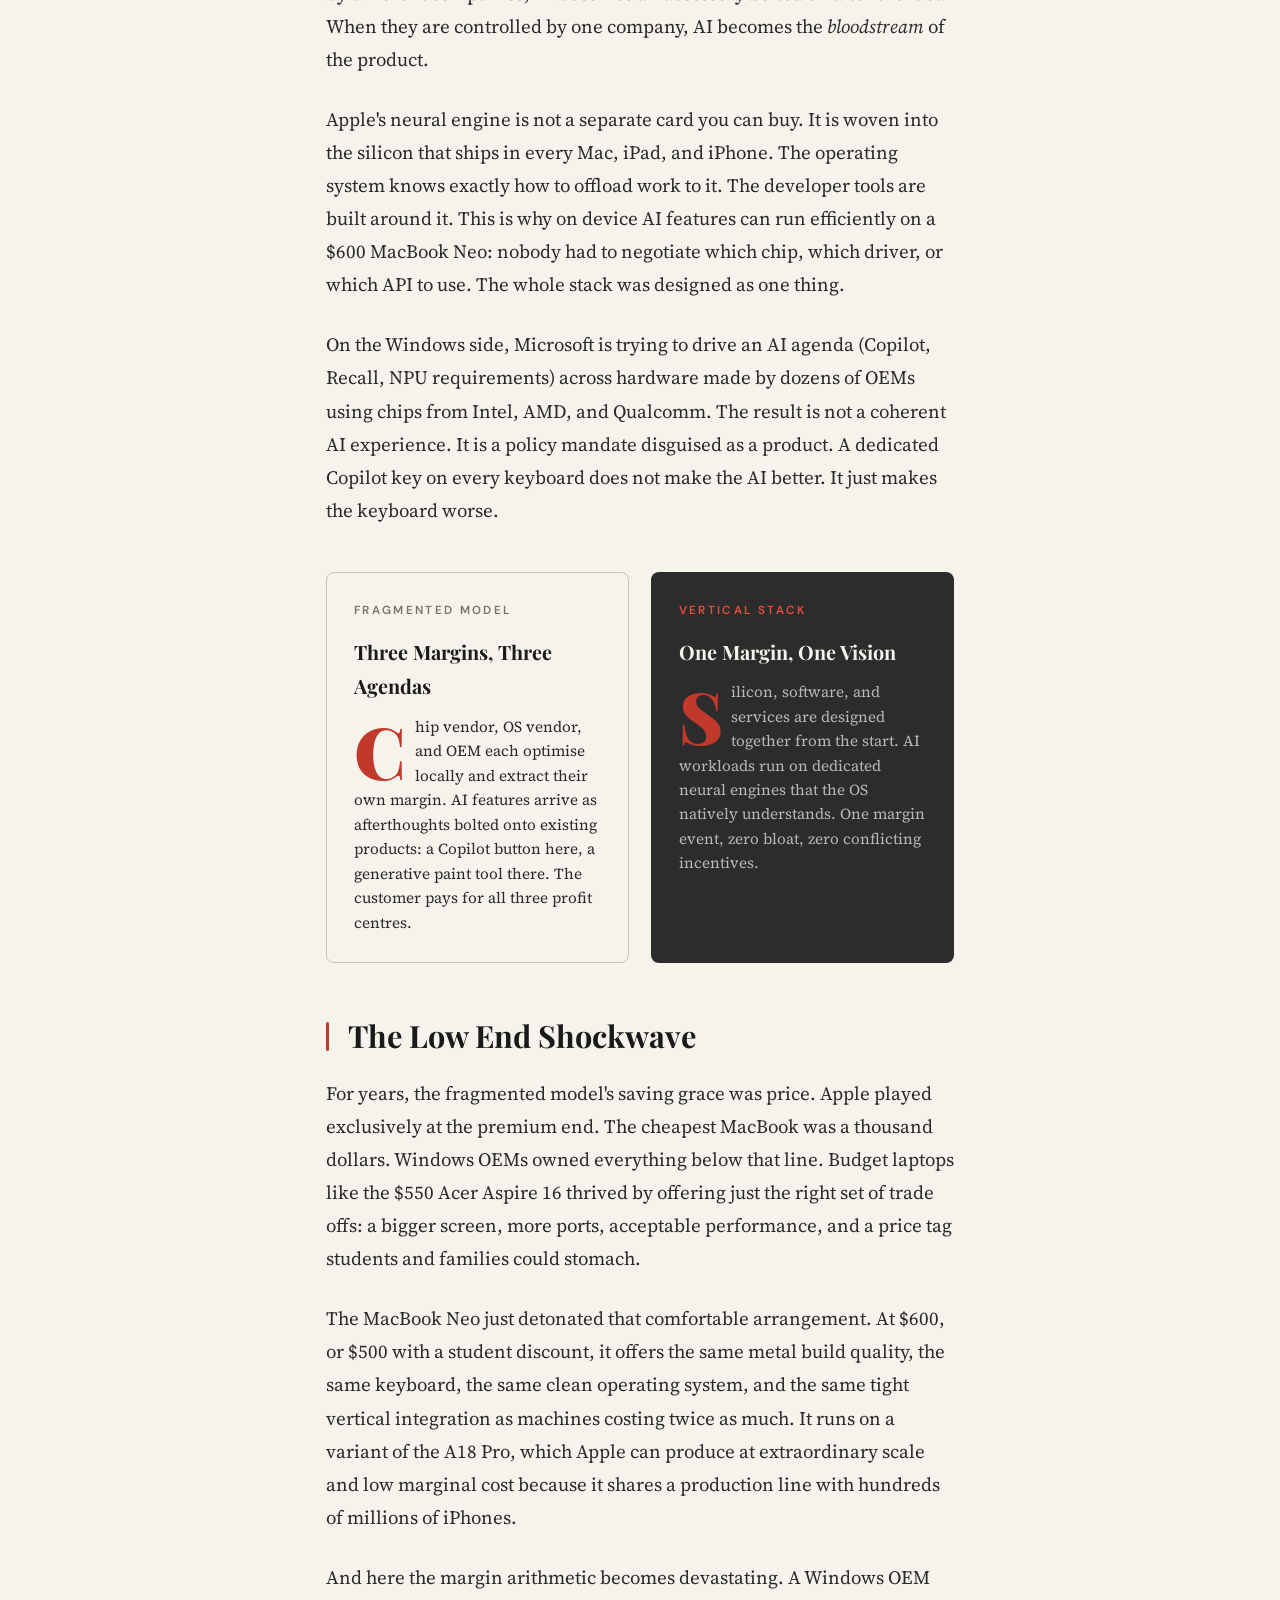
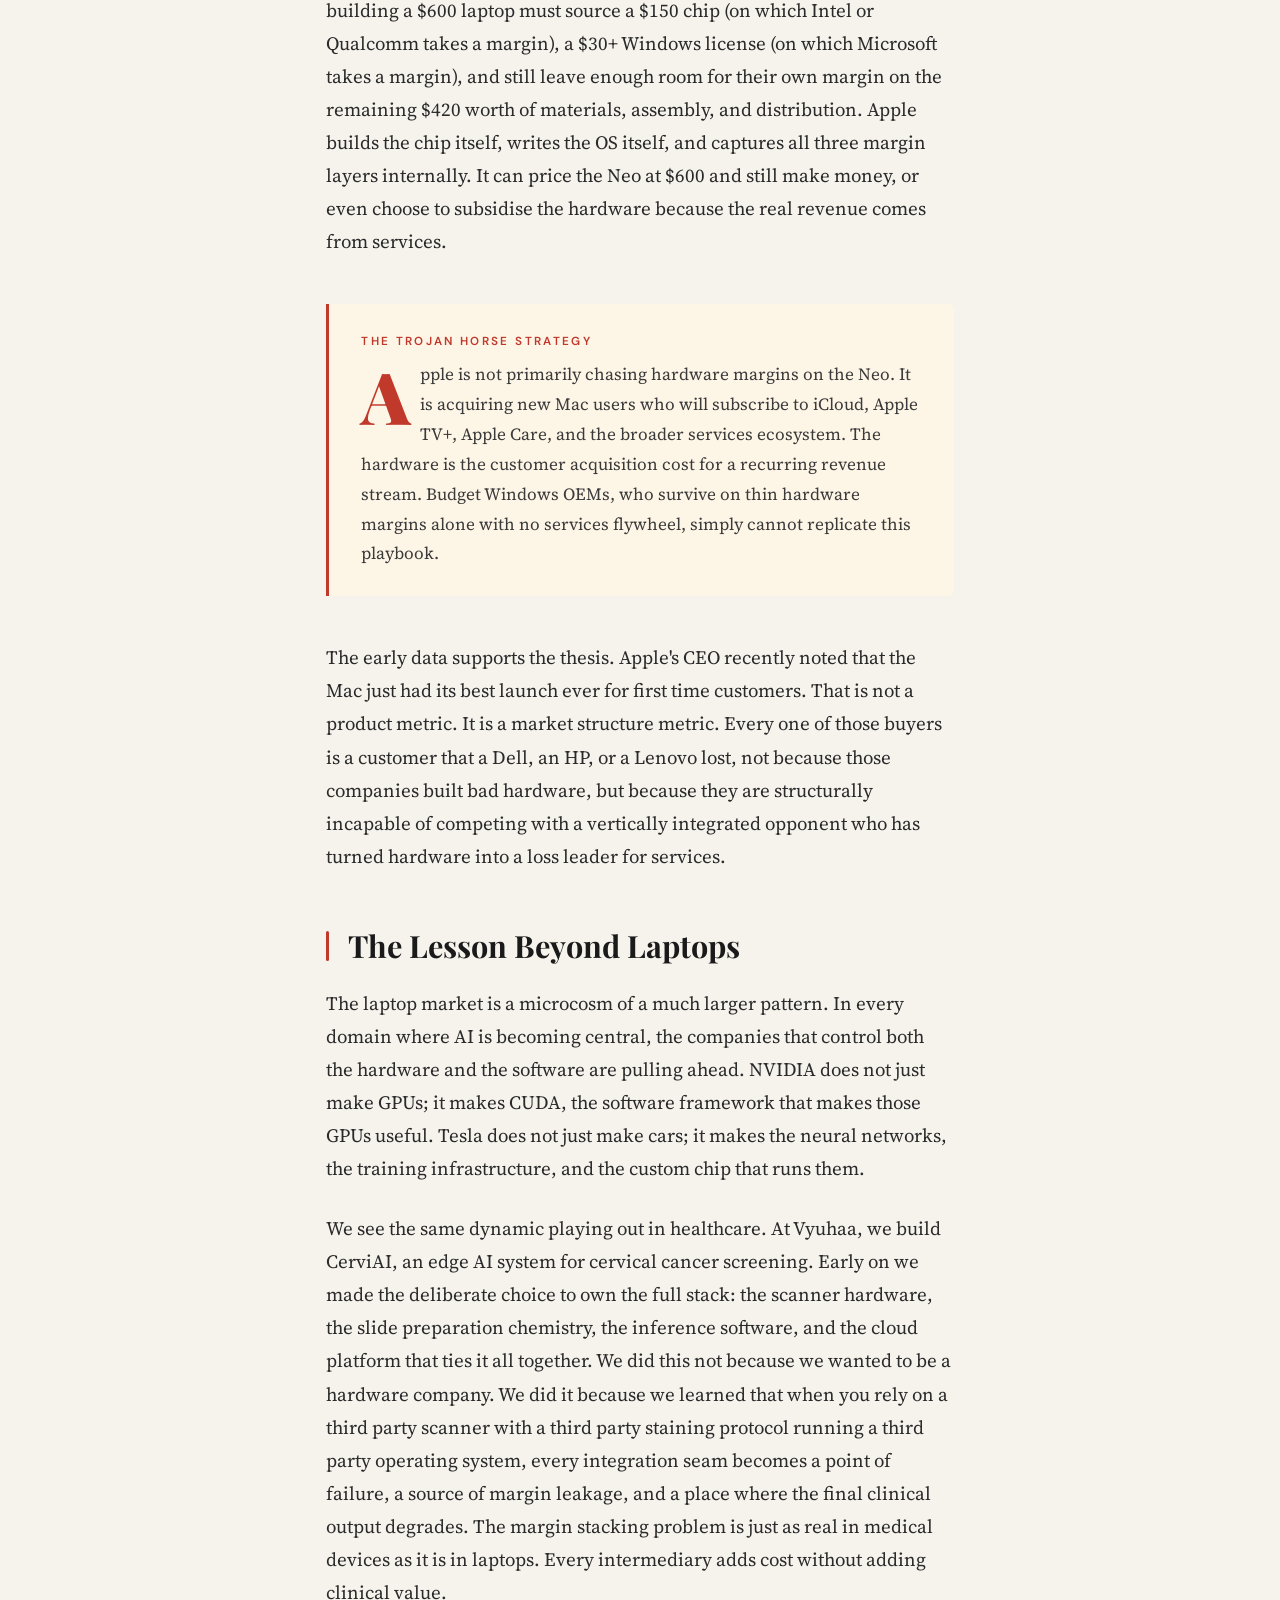
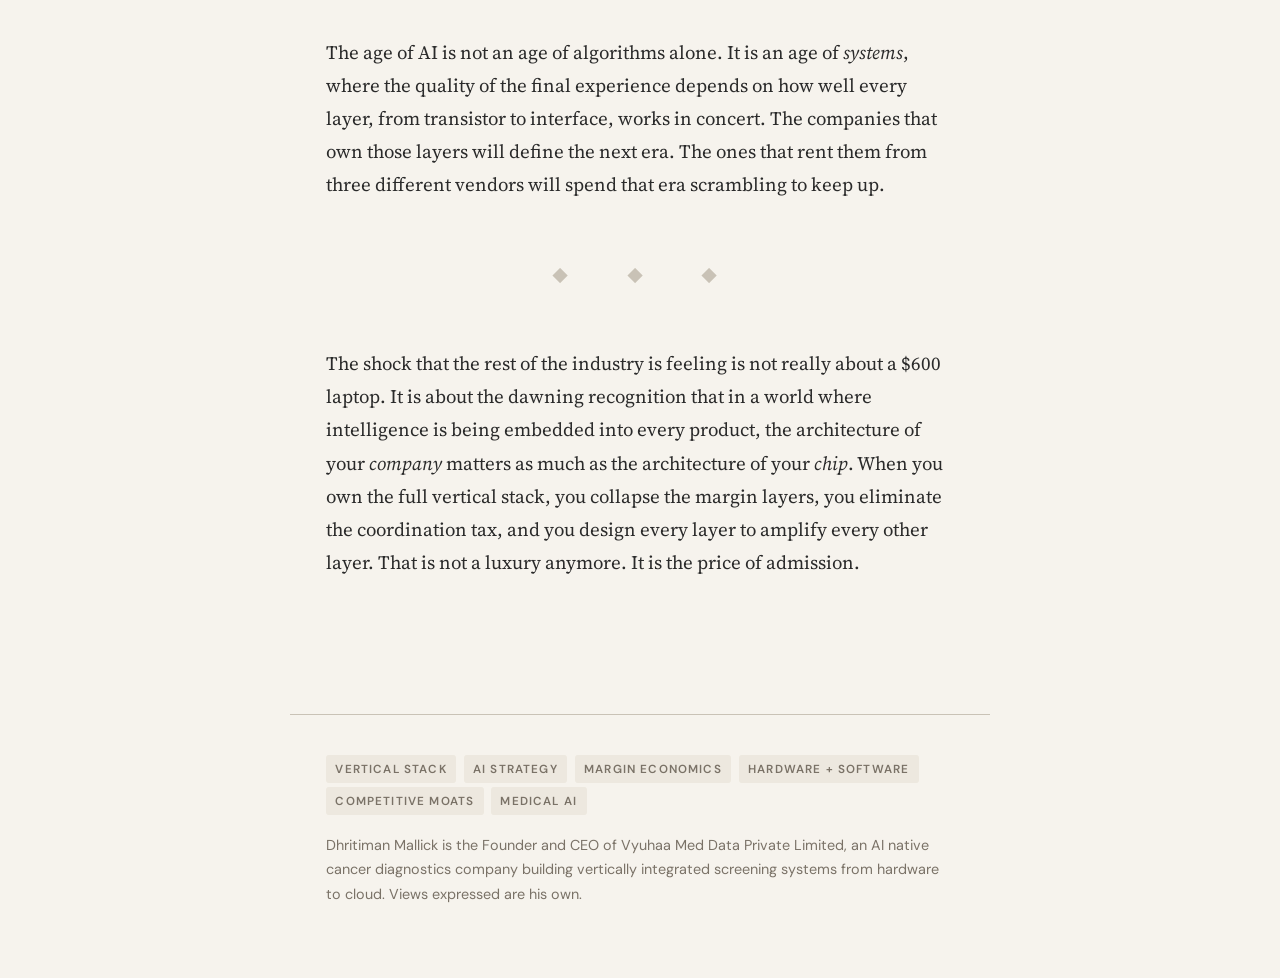
<file: public/hardware-software-play.html>
<!DOCTYPE html>
<html lang="en">
<head>
<meta charset="UTF-8">
<meta name="viewport" content="width=device-width, initial-scale=1.0">
<title>The Case for the Vertical Stack</title>
<link href="https://fonts.googleapis.com/css2?family=Playfair+Display:ital,wght@0,400;0,700;0,900;1,400&family=Source+Serif+4:ital,opsz,wght@0,8..60,300;0,8..60,400;0,8..60,600;1,8..60,400&family=DM+Sans:wght@400;500;600&family=JetBrains+Mono:wght@400;500&display=swap" rel="stylesheet">
<style>
  :root {
    --ink: #1a1a1a;
    --paper: #f6f3ed;
    --cream: #ede8df;
    --accent: #c0392b;
    --accent-light: #e74c3c;
    --muted: #7a7267;
    --rule: #c9c2b6;
    --highlight: #fdf5e6;
    --pull-bg: #2c2c2c;
    --pull-fg: #f6f3ed;
  }

  * { margin: 0; padding: 0; box-sizing: border-box; }

  html {
    font-size: 18px;
    scroll-behavior: smooth;
  }

  body {
    background: var(--paper);
    color: var(--ink);
    font-family: 'Source Serif 4', Georgia, serif;
    line-height: 1.75;
    -webkit-font-smoothing: antialiased;
  }

  .hero {
    min-height: 92vh;
    display: flex;
    flex-direction: column;
    justify-content: flex-end;
    padding: 4rem 2rem 5rem;
    position: relative;
    overflow: hidden;
    background: linear-gradient(175deg, #1a1a1a 0%, #2d2520 40%, #3a2f28 100%);
  }

  .hero::before {
    content: '';
    position: absolute;
    inset: 0;
    background:
      repeating-linear-gradient(90deg, transparent, transparent 119px, rgba(255,255,255,0.02) 119px, rgba(255,255,255,0.02) 120px),
      repeating-linear-gradient(0deg, transparent, transparent 119px, rgba(255,255,255,0.02) 119px, rgba(255,255,255,0.02) 120px);
    pointer-events: none;
  }

  .hero-label {
    font-family: 'DM Sans', sans-serif;
    font-weight: 600;
    font-size: 0.7rem;
    letter-spacing: 0.25em;
    text-transform: uppercase;
    color: var(--accent-light);
    margin-bottom: 1.5rem;
    position: relative;
    z-index: 1;
    opacity: 0;
    animation: fadeUp 0.8s ease forwards 0.3s;
  }

  .hero h1 {
    font-family: 'Playfair Display', serif;
    font-weight: 900;
    font-size: clamp(2.8rem, 7vw, 5.5rem);
    line-height: 1.05;
    color: #f6f3ed;
    max-width: 820px;
    position: relative;
    z-index: 1;
    opacity: 0;
    animation: fadeUp 1s ease forwards 0.5s;
  }

  .hero h1 em {
    font-style: italic;
    color: var(--accent-light);
  }

  .hero-sub {
    font-family: 'Source Serif 4', serif;
    font-size: 1.15rem;
    color: rgba(246,243,237,0.6);
    max-width: 580px;
    margin-top: 1.5rem;
    position: relative;
    z-index: 1;
    opacity: 0;
    animation: fadeUp 1s ease forwards 0.7s;
  }

  .hero-author {
    font-family: 'DM Sans', sans-serif;
    font-size: 0.85rem;
    color: rgba(246,243,237,0.55);
    margin-top: 2rem;
    position: relative;
    z-index: 1;
    opacity: 0;
    animation: fadeUp 0.8s ease forwards 0.85s;
  }

  .hero-author strong {
    color: rgba(246,243,237,0.85);
    font-weight: 600;
  }

  .hero-meta {
    font-family: 'DM Sans', sans-serif;
    font-size: 0.72rem;
    color: rgba(246,243,237,0.3);
    margin-top: 0.6rem;
    letter-spacing: 0.05em;
    position: relative;
    z-index: 1;
    opacity: 0;
    animation: fadeUp 0.8s ease forwards 0.95s;
  }

  .hero-graphic {
    position: absolute;
    top: 8%;
    right: -5%;
    width: 520px;
    height: 520px;
    border-radius: 50%;
    background: radial-gradient(circle at 40% 40%, rgba(192,57,43,0.15), transparent 70%);
    filter: blur(80px);
    pointer-events: none;
    animation: pulseGlow 6s ease-in-out infinite alternate;
  }

  .article-body {
    max-width: 700px;
    margin: 0 auto;
    padding: 4rem 2rem 6rem;
  }

  .article-body p {
    margin-bottom: 1.5rem;
    font-size: 1.05rem;
    color: #2a2a2a;
  }

  .article-body p:first-of-type::first-letter {
    font-family: 'Playfair Display', serif;
    font-weight: 900;
    font-size: 4rem;
    float: left;
    line-height: 0.8;
    margin: 0.1em 0.12em 0 0;
    color: var(--accent);
  }

  .section-header {
    font-family: 'Playfair Display', serif;
    font-weight: 700;
    font-size: 1.7rem;
    line-height: 1.25;
    margin: 3rem 0 1.2rem;
    color: var(--ink);
    position: relative;
    padding-left: 1.2rem;
  }

  .section-header::before {
    content: '';
    position: absolute;
    left: 0;
    top: 0.15em;
    bottom: 0.15em;
    width: 3px;
    background: var(--accent);
    border-radius: 2px;
  }

  .pull-quote {
    background: var(--pull-bg);
    color: var(--pull-fg);
    margin: 3rem -2rem;
    padding: 3rem 2.5rem;
    position: relative;
  }

  .pull-quote::before {
    content: '\201C';
    font-family: 'Playfair Display', serif;
    font-size: 6rem;
    line-height: 1;
    position: absolute;
    top: 0.8rem;
    left: 1.5rem;
    color: var(--accent-light);
    opacity: 0.5;
  }

  .pull-quote p {
    font-family: 'Playfair Display', serif;
    font-style: italic;
    font-size: 1.4rem;
    line-height: 1.5;
    color: var(--pull-fg) !important;
    margin-bottom: 0 !important;
    position: relative;
    z-index: 1;
  }

  .pull-quote .attribution {
    font-family: 'DM Sans', sans-serif;
    font-style: normal;
    font-size: 0.75rem;
    letter-spacing: 0.15em;
    text-transform: uppercase;
    color: rgba(246,243,237,0.4);
    margin-top: 1rem;
    display: block;
  }

  .insight-box {
    background: var(--highlight);
    border-left: 3px solid var(--accent);
    padding: 1.5rem 1.8rem;
    margin: 2.5rem 0;
    border-radius: 0 6px 6px 0;
  }

  .insight-box .label {
    font-family: 'DM Sans', sans-serif;
    font-weight: 600;
    font-size: 0.65rem;
    letter-spacing: 0.2em;
    text-transform: uppercase;
    color: var(--accent);
    margin-bottom: 0.5rem;
  }

  .insight-box p {
    font-size: 0.95rem !important;
    color: #3a3a3a !important;
    margin-bottom: 0 !important;
  }

  .comparison {
    display: grid;
    grid-template-columns: 1fr 1fr;
    gap: 1.2rem;
    margin: 2.5rem 0;
  }

  .comp-card {
    padding: 1.5rem;
    border-radius: 8px;
    border: 1px solid var(--rule);
  }

  .comp-card.integrated {
    background: var(--pull-bg);
    border-color: transparent;
    color: var(--pull-fg);
  }

  .comp-card .card-label {
    font-family: 'DM Sans', sans-serif;
    font-weight: 600;
    font-size: 0.65rem;
    letter-spacing: 0.2em;
    text-transform: uppercase;
    color: var(--muted);
    margin-bottom: 0.8rem;
  }

  .comp-card.integrated .card-label {
    color: var(--accent-light);
  }

  .comp-card h4 {
    font-family: 'Playfair Display', serif;
    font-size: 1.1rem;
    margin-bottom: 0.6rem;
  }

  .comp-card p {
    font-size: 0.85rem !important;
    line-height: 1.6 !important;
    margin-bottom: 0 !important;
  }

  .comp-card.integrated p {
    color: rgba(246,243,237,0.7) !important;
  }

  .margin-stack {
    background: #1a1a1a;
    color: #f6f3ed;
    margin: 3rem -2rem;
    padding: 2.5rem 2.5rem 2rem;
    position: relative;
    overflow: hidden;
  }

  .margin-stack::after {
    content: '';
    position: absolute;
    top: 0;
    right: 0;
    width: 200px;
    height: 100%;
    background: linear-gradient(90deg, transparent, rgba(192,57,43,0.08));
    pointer-events: none;
  }

  .margin-stack .stack-title {
    font-family: 'DM Sans', sans-serif;
    font-weight: 600;
    font-size: 0.65rem;
    letter-spacing: 0.2em;
    text-transform: uppercase;
    color: var(--accent-light);
    margin-bottom: 1.2rem;
  }

  .stack-row {
    display: flex;
    align-items: center;
    margin-bottom: 0.7rem;
    font-family: 'DM Sans', sans-serif;
    font-size: 0.82rem;
  }

  .stack-bar {
    height: 28px;
    border-radius: 3px;
    margin-right: 1rem;
    display: flex;
    align-items: center;
    padding-left: 0.8rem;
    font-weight: 500;
    font-size: 0.72rem;
    color: rgba(255,255,255,0.9);
    min-width: 40px;
    flex-shrink: 0;
  }

  .stack-label {
    color: rgba(246,243,237,0.5);
    font-size: 0.78rem;
  }

  .stack-total {
    margin-top: 1rem;
    padding-top: 1rem;
    border-top: 1px solid rgba(255,255,255,0.1);
    display: flex;
    justify-content: space-between;
    font-family: 'DM Sans', sans-serif;
    font-size: 0.85rem;
  }

  .stack-total .total-label { color: rgba(246,243,237,0.5); }
  .stack-total .total-value { color: var(--accent-light); font-weight: 600; }

  .stack-note {
    font-family: 'Source Serif 4', serif;
    font-size: 0.82rem;
    color: rgba(246,243,237,0.4);
    margin-top: 1rem;
    font-style: italic;
  }

  .divider {
    text-align: center;
    margin: 3rem 0;
    color: var(--rule);
    font-size: 1.2rem;
    letter-spacing: 0.5em;
  }

  .article-footer {
    max-width: 700px;
    margin: 0 auto;
    padding: 0 2rem 4rem;
    border-top: 1px solid var(--rule);
    padding-top: 2rem;
  }

  .article-footer p {
    font-family: 'DM Sans', sans-serif;
    font-size: 0.8rem;
    color: var(--muted);
    line-height: 1.7;
  }

  .tag {
    display: inline-block;
    font-family: 'DM Sans', sans-serif;
    font-size: 0.65rem;
    font-weight: 600;
    letter-spacing: 0.1em;
    text-transform: uppercase;
    background: var(--cream);
    color: var(--muted);
    padding: 0.3em 0.8em;
    border-radius: 3px;
    margin: 0.3em 0.3em 0 0;
  }

  @keyframes fadeUp {
    from { opacity: 0; transform: translateY(20px); }
    to { opacity: 1; transform: translateY(0); }
  }

  @keyframes pulseGlow {
    from { transform: scale(1); opacity: 0.7; }
    to { transform: scale(1.15); opacity: 1; }
  }

  @media (max-width: 680px) {
    .comparison { grid-template-columns: 1fr; }
    .pull-quote { margin: 2rem -1rem; padding: 2rem 1.5rem; }
    .margin-stack { margin: 2rem -1rem; padding: 2rem 1.5rem; }
    .hero { padding: 3rem 1.5rem 3.5rem; }
    .article-body { padding: 3rem 1.5rem 5rem; }
  }
</style>
</head>
<body>

<header class="hero">
  <div class="hero-graphic"></div>
  <div class="hero-label">Opinion · Technology Strategy</div>
  <h1>The Case for the <em>Vertical Stack</em></h1>
  <p class="hero-sub">Why owning both the silicon and the software is the only durable moat in the age of AI, and why the margin arithmetic of fragmented supply chains is finally breaking down.</p>
  <div class="hero-author">By <strong>Dhritiman Mallick</strong> · Founder &amp; CEO, Vyuhaa Med Data</div>
  <div class="hero-meta">March 2026 · 9 min read</div>
</header>

<article class="article-body">

  <p>Something seismic is happening in the laptop industry, and it has nothing to do with specs. Two machines launched within weeks of each other: a $600 MacBook Neo and a $6,000 MacBook Pro with an M5 Max chip. Together they are making an argument so loudly that even rival executives are calling it "a shock to the industry." The argument is not about clock speeds or pixel counts. It is about what happens when a single company controls the entire stack: the chip, the operating system, the industrial design, and the ecosystem of services wrapped around all of it. In the age of AI, that vertical integration is becoming the most durable competitive advantage in technology. And at Vyuhaa, where we build both the hardware and the software for cancer diagnostics, we have been living this thesis every single day.</p>

  <h2 class="section-header">The Coordination Problem</h2>

  <p>Consider the new Dell XPS 14. By most measures it is an excellent machine: a gorgeous tandem OLED display, a thin aluminium body, Intel's latest Panther Lake silicon, three Thunderbolt ports, and a massive force touch trackpad. At $2,200 it is a premium laptop that feels premium in the hand.</p>

  <p>But for this machine to actually <em>deliver</em> a premium experience, a small miracle of coordination has to occur. Dell needs to nail the hardware design and not cut corners. Intel needs this particular generation of chips, with their new integrated graphics, to be genuinely good, because Dell does not even offer a discrete GPU option. And Microsoft needs Windows to be worthy of the price tag: clean, responsive, and free of friction.</p>

  <p>That is three independent companies, each with their own incentive structures, product roadmaps, and quality bars, all needing to peak at the same time on the same product. And lately, one of those links, the software, has been breaking under its own weight.</p>

  <h2 class="section-header">The Margin Stack: Where Your Money Actually Goes</h2>

  <p>There is a structural problem with the fragmented model that goes deeper than coordination. It is margin arithmetic. Every company in the supply chain needs to make a profit on its component, and those margins stack on top of one another. The customer ends up paying a compounded premium not for a better product, but simply to keep multiple corporations solvent.</p>

  <div class="margin-stack">
    <div class="stack-title">Anatomy of a $2,200 Fragmented Laptop</div>
    <div class="stack-row">
      <div class="stack-bar" style="width: 35%; background: #c0392b;">~$770</div>
      <span class="stack-label">Chip vendor margin (Intel/AMD/Qualcomm): silicon + R&amp;D recovery + profit</span>
    </div>
    <div class="stack-row">
      <div class="stack-bar" style="width: 18%; background: #8e44ad;">~$396</div>
      <span class="stack-label">OS vendor margin (Microsoft): Windows license + services integration</span>
    </div>
    <div class="stack-row">
      <div class="stack-bar" style="width: 22%; background: #2c3e50;">~$484</div>
      <span class="stack-label">OEM margin (Dell/HP/Lenovo): design, assembly, distribution, support</span>
    </div>
    <div class="stack-row">
      <div class="stack-bar" style="width: 25%; background: #7f8c8d;">~$550</div>
      <span class="stack-label">Bill of materials: display, memory, SSD, chassis, battery, etc.</span>
    </div>
    <div class="stack-total">
      <span class="total-label">Three separate margin layers above cost of materials</span>
      <span class="total-value">~$1,650 in margins on ~$550 of parts</span>
    </div>
    <div class="stack-note">Illustrative breakdown. Actual margins vary by vendor and generation, but the structural point holds: every additional company in the chain adds a margin layer the customer pays for.</div>
  </div>

  <p>When Apple builds the same class of product, it captures the silicon margin, the OS margin, and the hardware margin in a single P&amp;L. There is no Windows license fee. There is no separate chip vendor extracting a premium for R&amp;D recovery. The total margin can be equal to or even higher than the fragmented model, yet the product can still cost less or deliver more at the same price, because there is only one profit requirement instead of three.</p>

  <p>This is not just a theoretical advantage. It shows up in the actual pricing. The M5 Max MacBook Pro delivers GPU performance exceeding the $10,000 M2 Ultra Mac Pro. The $600 MacBook Neo matches or beats $1,000 Windows laptops on performance per dollar. The margin stack is not a rounding error. It is a structural tax that every fragmented product pays and every vertically integrated product avoids.</p>

  <div class="insight-box">
    <div class="label">The Compounding Effect</div>
    <p>Each vendor in the chain does not just add a flat fee. They add a <em>percentage</em> margin on their cost base, which already includes the margins of their own suppliers. The result is compounding: the customer pays margin on top of margin on top of margin. Vertical integration collapses this into a single margin event.</p>
  </div>

  <h2 class="section-header">The Software Tax on Premium Hardware</h2>

  <p>The margin problem is made worse when the software layer actively degrades the hardware experience. The first boot on that $2,200 XPS reportedly takes 45 minutes: forced updates, mandatory sign ins, prompts for Microsoft 365, OneDrive, Copilot. Then come the ads. A popup for McAfee Security on a brand new two thousand dollar machine. A mandatory Copilot key on the keyboard, mandated by Microsoft for "AI PC" certification. Generative AI wedged into Microsoft Paint.</p>

  <p>Each of these decisions was made by a different team at a different company optimising for a different KPI, and the customer absorbs the incoherence. The user is not paying $2,200 for a unified vision. They are paying $2,200 for a committee product assembled by three boardrooms with competing interests.</p>

  <div class="pull-quote">
    <p>The hardware is designed for the software and the software is designed for the hardware. When that loop is closed within a single company, everything feels efficient and clean and performant. When it is not, every seam shows.</p>
  </div>

  <h2 class="section-header">Why AI Makes This Existential</h2>

  <p>Artificial intelligence is not just another feature. It is a workload that touches every layer of the computing stack, from how transistors are arranged on a die to how the operating system schedules inference jobs to how the user interface presents results. When these layers are controlled by different companies, AI becomes an accessory bolted on after the fact. When they are controlled by one company, AI becomes the <em>bloodstream</em> of the product.</p>

  <p>Apple's neural engine is not a separate card you can buy. It is woven into the silicon that ships in every Mac, iPad, and iPhone. The operating system knows exactly how to offload work to it. The developer tools are built around it. This is why on device AI features can run efficiently on a $600 MacBook Neo: nobody had to negotiate which chip, which driver, or which API to use. The whole stack was designed as one thing.</p>

  <p>On the Windows side, Microsoft is trying to drive an AI agenda (Copilot, Recall, NPU requirements) across hardware made by dozens of OEMs using chips from Intel, AMD, and Qualcomm. The result is not a coherent AI experience. It is a policy mandate disguised as a product. A dedicated Copilot key on every keyboard does not make the AI better. It just makes the keyboard worse.</p>

  <div class="comparison">
    <div class="comp-card">
      <div class="card-label">Fragmented Model</div>
      <h4>Three Margins, Three Agendas</h4>
      <p>Chip vendor, OS vendor, and OEM each optimise locally and extract their own margin. AI features arrive as afterthoughts bolted onto existing products: a Copilot button here, a generative paint tool there. The customer pays for all three profit centres.</p>
    </div>
    <div class="comp-card integrated">
      <div class="card-label">Vertical Stack</div>
      <h4>One Margin, One Vision</h4>
      <p>Silicon, software, and services are designed together from the start. AI workloads run on dedicated neural engines that the OS natively understands. One margin event, zero bloat, zero conflicting incentives.</p>
    </div>
  </div>

  <h2 class="section-header">The Low End Shockwave</h2>

  <p>For years, the fragmented model's saving grace was price. Apple played exclusively at the premium end. The cheapest MacBook was a thousand dollars. Windows OEMs owned everything below that line. Budget laptops like the $550 Acer Aspire 16 thrived by offering just the right set of trade offs: a bigger screen, more ports, acceptable performance, and a price tag students and families could stomach.</p>

  <p>The MacBook Neo just detonated that comfortable arrangement. At $600, or $500 with a student discount, it offers the same metal build quality, the same keyboard, the same clean operating system, and the same tight vertical integration as machines costing twice as much. It runs on a variant of the A18 Pro, which Apple can produce at extraordinary scale and low marginal cost because it shares a production line with hundreds of millions of iPhones.</p>

  <p>And here the margin arithmetic becomes devastating. A Windows OEM building a $600 laptop must source a $150 chip (on which Intel or Qualcomm takes a margin), a $30+ Windows license (on which Microsoft takes a margin), and still leave enough room for their own margin on the remaining $420 worth of materials, assembly, and distribution. Apple builds the chip itself, writes the OS itself, and captures all three margin layers internally. It can price the Neo at $600 and still make money, or even choose to subsidise the hardware because the real revenue comes from services.</p>

  <div class="insight-box">
    <div class="label">The Trojan Horse Strategy</div>
    <p>Apple is not primarily chasing hardware margins on the Neo. It is acquiring new Mac users who will subscribe to iCloud, Apple TV+, Apple Care, and the broader services ecosystem. The hardware is the customer acquisition cost for a recurring revenue stream. Budget Windows OEMs, who survive on thin hardware margins alone with no services flywheel, simply cannot replicate this playbook.</p>
  </div>

  <p>The early data supports the thesis. Apple's CEO recently noted that the Mac just had its best launch ever for first time customers. That is not a product metric. It is a market structure metric. Every one of those buyers is a customer that a Dell, an HP, or a Lenovo lost, not because those companies built bad hardware, but because they are structurally incapable of competing with a vertically integrated opponent who has turned hardware into a loss leader for services.</p>

  <h2 class="section-header">The Lesson Beyond Laptops</h2>

  <p>The laptop market is a microcosm of a much larger pattern. In every domain where AI is becoming central, the companies that control both the hardware and the software are pulling ahead. NVIDIA does not just make GPUs; it makes CUDA, the software framework that makes those GPUs useful. Tesla does not just make cars; it makes the neural networks, the training infrastructure, and the custom chip that runs them.</p>

  <p>We see the same dynamic playing out in healthcare. At Vyuhaa, we build CerviAI, an edge AI system for cervical cancer screening. Early on we made the deliberate choice to own the full stack: the scanner hardware, the slide preparation chemistry, the inference software, and the cloud platform that ties it all together. We did this not because we wanted to be a hardware company. We did it because we learned that when you rely on a third party scanner with a third party staining protocol running a third party operating system, every integration seam becomes a point of failure, a source of margin leakage, and a place where the final clinical output degrades. The margin stacking problem is just as real in medical devices as it is in laptops. Every intermediary adds cost without adding clinical value.</p>

  <p>The age of AI is not an age of algorithms alone. It is an age of <em>systems</em>, where the quality of the final experience depends on how well every layer, from transistor to interface, works in concert. The companies that own those layers will define the next era. The ones that rent them from three different vendors will spend that era scrambling to keep up.</p>

  <div class="divider">&#9670; &nbsp; &#9670; &nbsp; &#9670;</div>

  <p>The shock that the rest of the industry is feeling is not really about a $600 laptop. It is about the dawning recognition that in a world where intelligence is being embedded into every product, the architecture of your <em>company</em> matters as much as the architecture of your <em>chip</em>. When you own the full vertical stack, you collapse the margin layers, you eliminate the coordination tax, and you design every layer to amplify every other layer. That is not a luxury anymore. It is the price of admission.</p>

</article>

<footer class="article-footer">
  <div style="margin-bottom:1rem;">
    <span class="tag">Vertical Stack</span>
    <span class="tag">AI Strategy</span>
    <span class="tag">Margin Economics</span>
    <span class="tag">Hardware + Software</span>
    <span class="tag">Competitive Moats</span>
    <span class="tag">Medical AI</span>
  </div>
  <p>Dhritiman Mallick is the Founder and CEO of Vyuhaa Med Data Private Limited, an AI native cancer diagnostics company building vertically integrated screening systems from hardware to cloud. Views expressed are his own.</p>
</footer>

</body>
</html>
</file>
